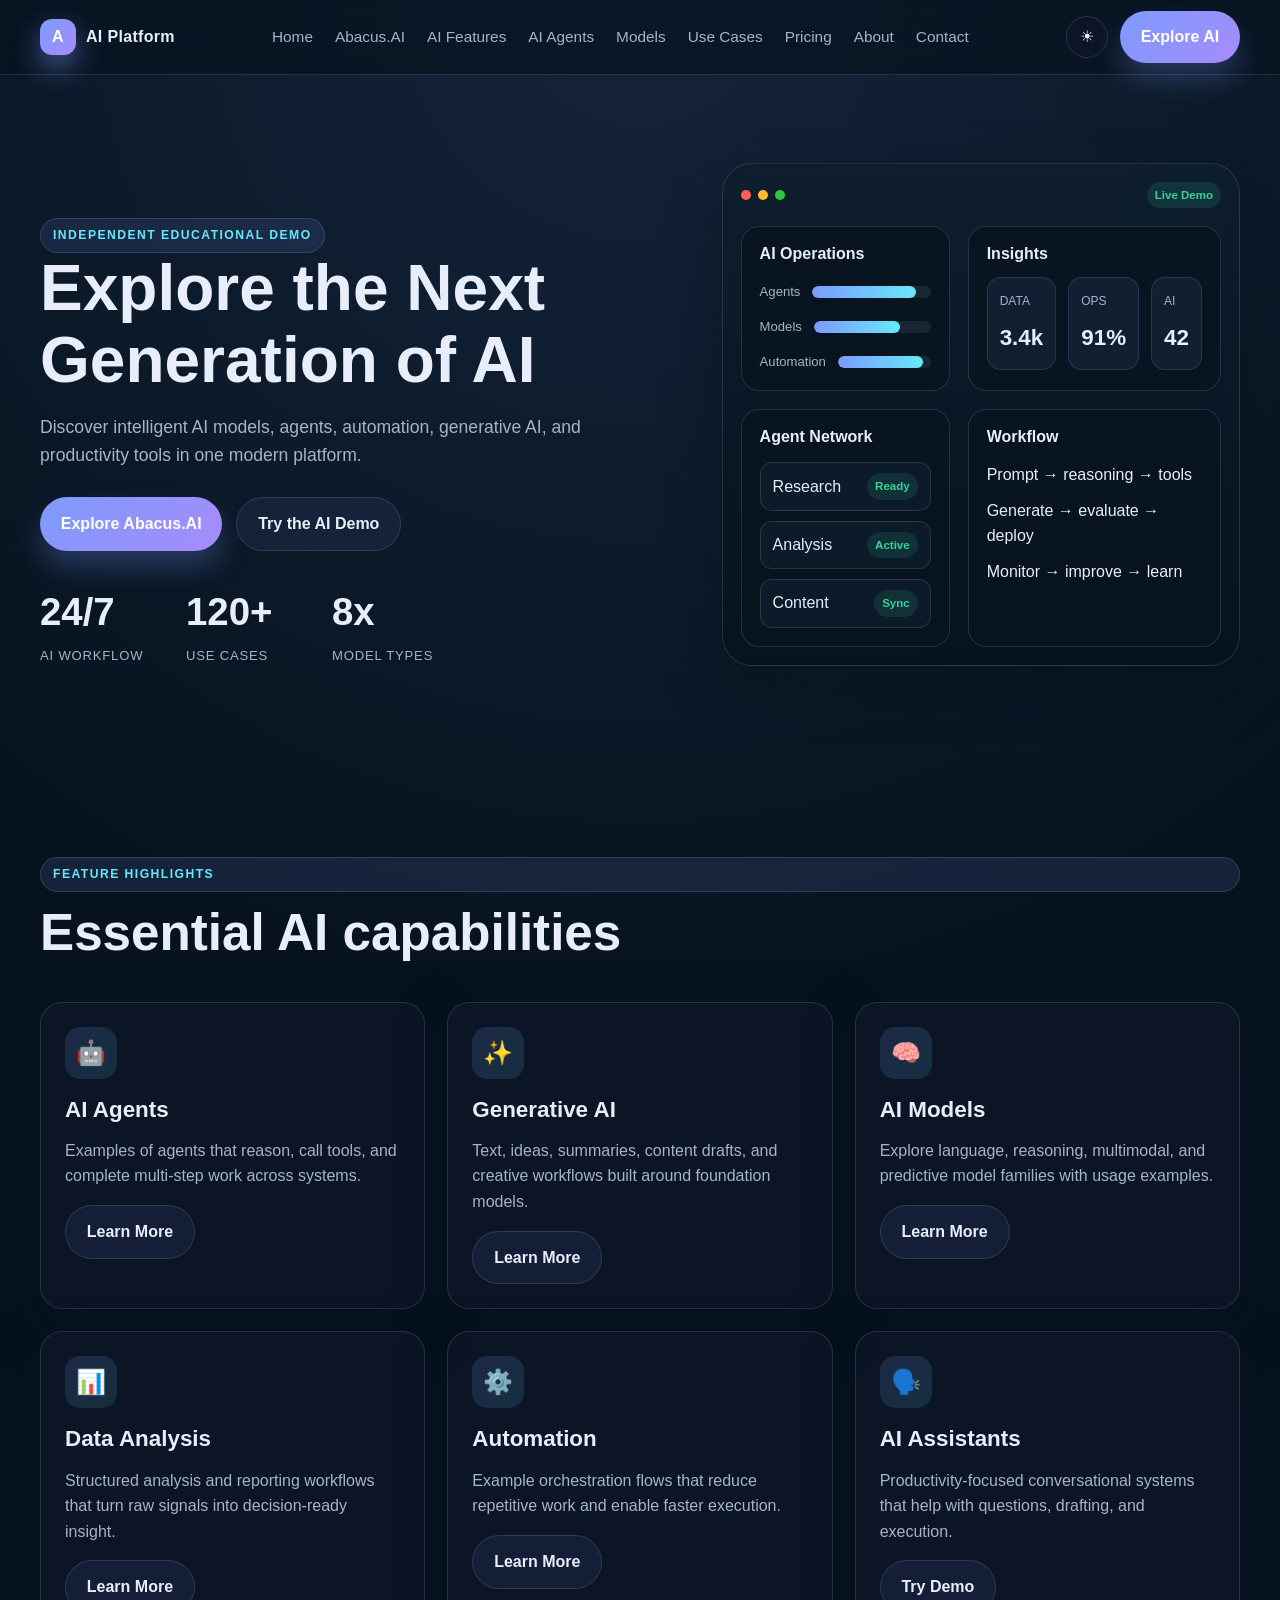
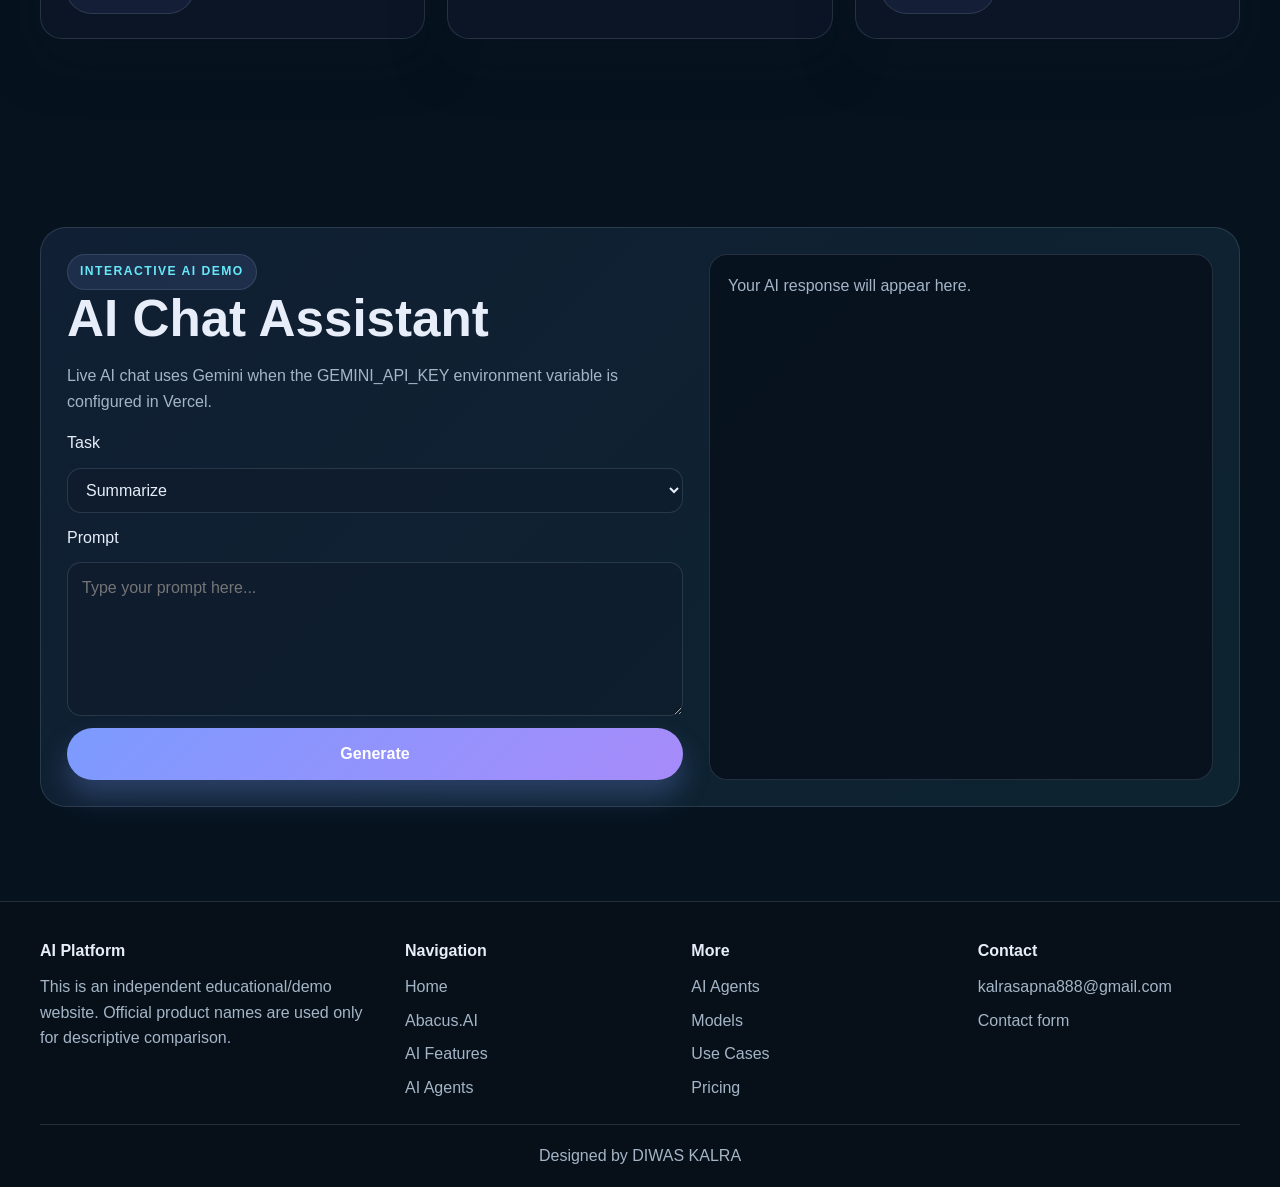
<file: index.html>
<!DOCTYPE html>
<html lang="en">
  <head>
    <meta charset="UTF-8" />
    <meta name="viewport" content="width=device-width, initial-scale=1.0" />
    <meta name="description" content="Independent educational demo website for Abacus.AI, AI agents, models, and AI productivity workflows." />
    <title>AI Platform Showcase</title>
    <link rel="stylesheet" href="styles.css" />
  </head>
  <body>
    <header class="site-header">
      <div class="container topbar">
        <a href="index.html" class="brand" aria-label="Home">
          <span class="brand-mark"></span>
          <span>AI Platform</span>
        </a>
        <nav class="nav" aria-label="Main navigation">
          <a href="index.html">Home</a>
          <a href="abacus.html">Abacus.AI</a>
          <a href="features.html">AI Features</a>
          <a href="agents.html">AI Agents</a>
          <a href="models.html">Models</a>
          <a href="use-cases.html">Use Cases</a>
          <a href="pricing.html">Pricing</a>
          <a href="about.html">About</a>
          <a href="contact.html">Contact</a>
        </nav>
        <div class="nav-actions">
          <button class="theme-toggle" data-theme-toggle aria-label="Toggle theme">☀</button>
          <a href="pricing.html" class="btn btn-primary">Explore AI</a>
          <button class="mobile-toggle" data-mobile-nav aria-label="Open menu">☰</button>
        </div>
      </div>
    </header>

    <main>
      <section class="hero">
        <div class="container hero-grid">
          <div class="hero-copy">
            <span class="small-label">Independent educational demo</span>
            <h1>Explore the Next Generation of AI</h1>
            <p>Discover intelligent AI models, agents, automation, generative AI, and productivity tools in one modern platform.</p>
            <div class="hero-actions">
              <a href="abacus.html" class="btn btn-primary">Explore Abacus.AI</a>
              <a href="#ai-chat-demo" class="btn btn-secondary">Try the AI Demo</a>
            </div>
            <div class="hero-stats">
              <div class="stat">
                <strong data-count="24" data-suffix="/7">0</strong>
                <span>AI Workflow</span>
              </div>
              <div class="stat">
                <strong data-count="120" data-suffix="+">0</strong>
                <span>Use Cases</span>
              </div>
              <div class="stat">
                <strong data-count="8" data-suffix="x">0</strong>
                <span>Model Types</span>
              </div>
            </div>
          </div>
          <div class="dashboard" aria-label="AI dashboard illustration">
            <div class="dashboard-shell">
              <div class="panel-top">
                <div class="dot-row"><span class="dot"></span><span class="dot"></span><span class="dot"></span></div>
                <span class="pill">Live Demo</span>
              </div>
              <div class="dashboard-grid">
                <div class="widget">
                  <h4>AI Operations</h4>
                  <div class="bars">
                    <div class="bar-line"><span>Agents</span><div class="bar-track"><span class="bar-fill" style="width: 88%"></span></div></div>
                    <div class="bar-line"><span>Models</span><div class="bar-track"><span class="bar-fill" style="width: 74%"></span></div></div>
                    <div class="bar-line"><span>Automation</span><div class="bar-track"><span class="bar-fill" style="width: 92%"></span></div></div>
                  </div>
                </div>
                <div class="kpi">
                  <h4>Insights</h4>
                  <div class="kpi-grid">
                    <div class="kpi-box"><div class="label">Data</div><strong>3.4k</strong></div>
                    <div class="kpi-box"><div class="label">Ops</div><strong>91%</strong></div>
                    <div class="kpi-box"><div class="label">AI</div><strong>42</strong></div>
                  </div>
                </div>
                <div class="agent-list">
                  <h4>Agent Network</h4>
                  <ul>
                    <li class="agent-item"><span>Research</span><span class="pill">Ready</span></li>
                    <li class="agent-item"><span>Analysis</span><span class="pill">Active</span></li>
                    <li class="agent-item"><span>Content</span><span class="pill">Sync</span></li>
                  </ul>
                </div>
                <div class="timeline">
                  <h4>Workflow</h4>
                  <ul class="feature-list">
                    <li>Prompt → reasoning → tools</li>
                    <li>Generate → evaluate → deploy</li>
                    <li>Monitor → improve → learn</li>
                  </ul>
                </div>
              </div>
            </div>
          </div>
        </div>
      </section>

      <section id="features" class="section">
        <div class="container">
          <div style="display:grid; gap:12px; margin-bottom:24px;">
            <span class="small-label">Feature Highlights</span>
            <h2>Essential AI capabilities</h2>
          </div>
          <div class="feature-grid">
            <article class="feature-card">
              <div class="feature-icon">🤖</div>
              <h3>AI Agents</h3>
              <p>Examples of agents that reason, call tools, and complete multi-step work across systems.</p>
              <a href="agents.html" class="btn btn-secondary">Learn More</a>
            </article>
            <article class="feature-card">
              <div class="feature-icon">✨</div>
              <h3>Generative AI</h3>
              <p>Text, ideas, summaries, content drafts, and creative workflows built around foundation models.</p>
              <a href="features.html" class="btn btn-secondary">Learn More</a>
            </article>
            <article class="feature-card">
              <div class="feature-icon">🧠</div>
              <h3>AI Models</h3>
              <p>Explore language, reasoning, multimodal, and predictive model families with usage examples.</p>
              <a href="models.html" class="btn btn-secondary">Learn More</a>
            </article>
            <article class="feature-card">
              <div class="feature-icon">📊</div>
              <h3>Data Analysis</h3>
              <p>Structured analysis and reporting workflows that turn raw signals into decision-ready insight.</p>
              <a href="features.html" class="btn btn-secondary">Learn More</a>
            </article>
            <article class="feature-card">
              <div class="feature-icon">⚙️</div>
              <h3>Automation</h3>
              <p>Example orchestration flows that reduce repetitive work and enable faster execution.</p>
              <a href="use-cases.html" class="btn btn-secondary">Learn More</a>
            </article>
            <article class="feature-card">
              <div class="feature-icon">🗣️</div>
              <h3>AI Assistants</h3>
              <p>Productivity-focused conversational systems that help with questions, drafting, and execution.</p>
              <a href="#ai-chat-demo" class="btn btn-secondary">Try Demo</a>
            </article>
          </div>
        </div>
      </section>

      <section id="ai-chat-demo" class="section">
        <div class="container">
          <div class="demo-box">
            <div class="demo-layout">
              <div>
                <span class="small-label">Interactive AI Demo</span>
                <h2>AI Chat Assistant</h2>
                <p>Live AI chat uses Gemini when the GEMINI_API_KEY environment variable is configured in Vercel.</p>
                <div class="demo-controls">
                  <label for="demo-task">Task</label>
                  <select id="demo-task" data-demo-task>
                    <option value="summarize">Summarize</option>
                    <option value="explain">Explain</option>
                    <option value="ideas">Generate ideas</option>
                    <option value="analyze">Analyze data</option>
                    <option value="code">Write code</option>
                    <option value="content">Create content</option>
                    <option value="answer">Answer questions</option>
                  </select>
                  <label for="demo-prompt">Prompt</label>
                  <textarea id="demo-prompt" rows="5" data-demo-prompt placeholder="Type your prompt here..."></textarea>
                  <button class="btn btn-primary" data-generate-demo>Generate</button>
                </div>
              </div>
              <div class="demo-output" data-demo-output">
                <span class="muted">Your AI response will appear here.</span>
              </div>
            </div>
          </div>
        </div>
      </section>
    </main>

    <footer class="footer">
      <div class="container">
        <div class="footer-inner">
          <div>
            <h4>AI Platform</h4>
            <p>This is an independent educational/demo website. Official product names are used only for descriptive comparison.</p>
          </div>
          <div>
            <h4>Navigation</h4>
            <ul>
              <li><a href="index.html">Home</a></li>
              <li><a href="abacus.html">Abacus.AI</a></li>
              <li><a href="features.html">AI Features</a></li>
              <li><a href="agents.html">AI Agents</a></li>
            </ul>
          </div>
          <div>
            <h4>More</h4>
            <ul>
              <li><a href="agents.html">AI Agents</a></li>
              <li><a href="models.html">Models</a></li>
              <li><a href="use-cases.html">Use Cases</a></li>
              <li><a href="pricing.html">Pricing</a></li>
            </ul>
          </div>
          <div>
            <h4>Contact</h4>
            <ul>
              <li><a href="mailto:kalrasapna888@gmail.com">kalrasapna888@gmail.com</a></li>
              <li><a href="contact.html">Contact form</a></li>
            </ul>
          </div>
        </div>
        <div class="footer-bottom">Designed by DIWAS KALRA</div>
      </div>
    </footer>

    <script src="script.js"></script>
  </body>
</html>
</file>
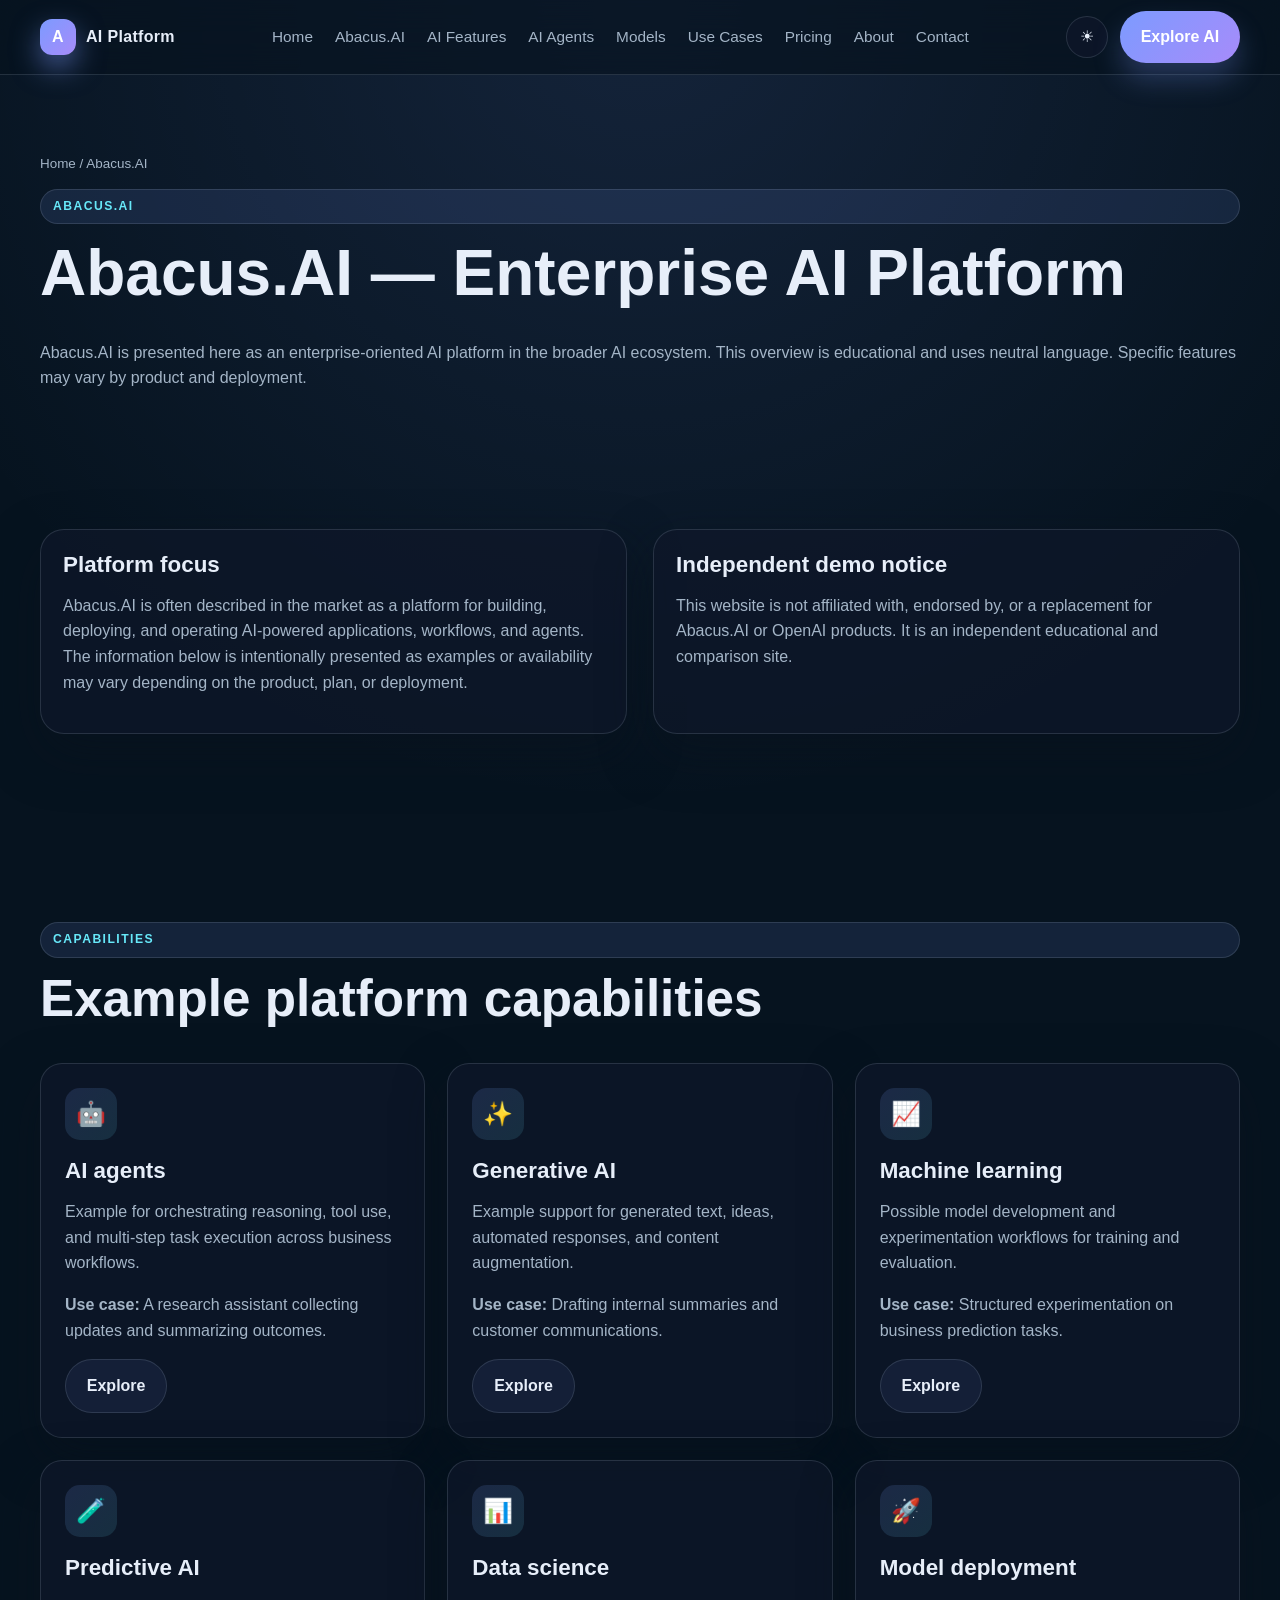
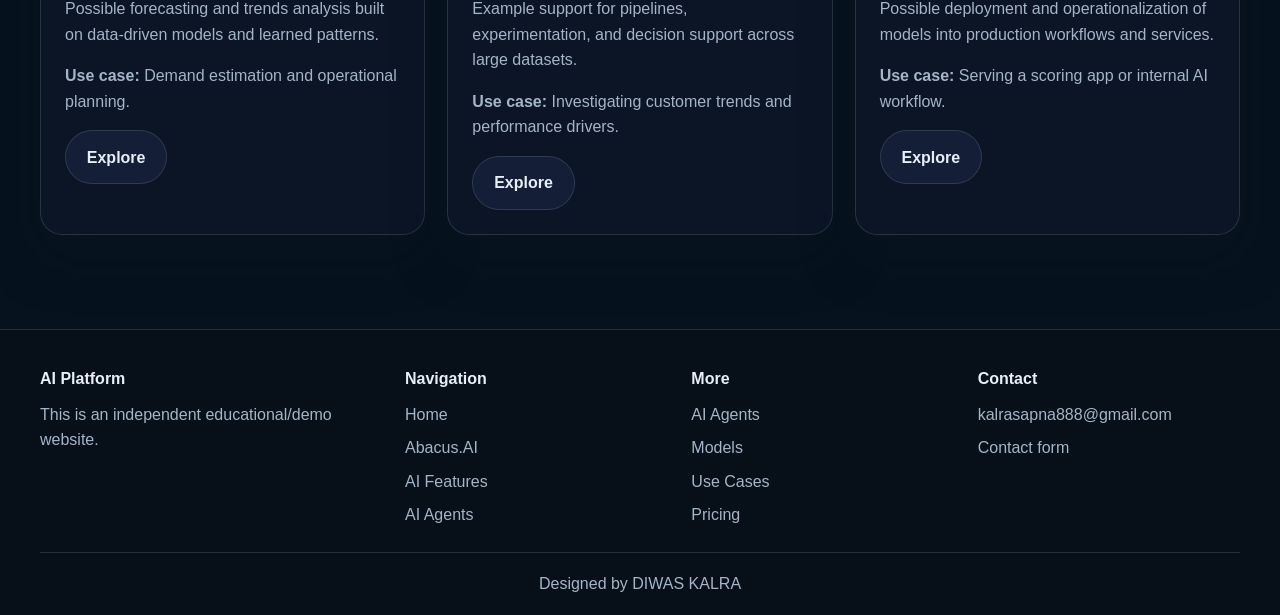
<file: abacus.html>
<!DOCTYPE html>
<html lang="en">
  <head>
    <meta charset="UTF-8" />
    <meta name="viewport" content="width=device-width, initial-scale=1.0" />
    <title>Abacus.AI — Enterprise AI Platform</title>
    <link rel="stylesheet" href="styles.css" />
  </head>
  <body>
    <header class="site-header">
      <div class="container topbar">
        <a href="index.html" class="brand"><span class="brand-mark"></span><span>AI Platform</span></a>
        <nav class="nav" aria-label="Main navigation">
          <a href="index.html">Home</a>
          <a href="abacus.html">Abacus.AI</a>
          <a href="features.html">AI Features</a>
          <a href="agents.html">AI Agents</a>
          <a href="models.html">Models</a>
          <a href="use-cases.html">Use Cases</a>
          <a href="pricing.html">Pricing</a>
          <a href="about.html">About</a>
          <a href="contact.html">Contact</a>
        </nav>
        <div class="nav-actions">
          <button class="theme-toggle" data-theme-toggle aria-label="Toggle theme">☀</button>
          <a href="pricing.html" class="btn btn-primary">Explore AI</a>
          <button class="mobile-toggle" data-mobile-nav aria-label="Open menu">☰</button>
        </div>
      </div>
    </header>

    <main>
      <section class="page-hero">
        <div class="container">
          <div class="breadcrumbs">Home / Abacus.AI</div>
          <span class="small-label">Abacus.AI</span>
          <h1>Abacus.AI — Enterprise AI Platform</h1>
          <p>Abacus.AI is presented here as an enterprise-oriented AI platform in the broader AI ecosystem. This overview is educational and uses neutral language. Specific features may vary by product and deployment.</p>
        </div>
      </section>

      <section class="section">
        <div class="container content-grid">
          <div class="card">
            <h3>Platform focus</h3>
            <p>Abacus.AI is often described in the market as a platform for building, deploying, and operating AI-powered applications, workflows, and agents. The information below is intentionally presented as examples or availability may vary depending on the product, plan, or deployment.</p>
          </div>
          <div class="card">
            <h3>Independent demo notice</h3>
            <p>This website is not affiliated with, endorsed by, or a replacement for Abacus.AI or OpenAI products. It is an independent educational and comparison site.</p>
          </div>
        </div>
      </section>

      <section class="section">
        <div class="container">
          <div style="display:grid; gap:12px; margin-bottom:20px;">
            <span class="small-label">Capabilities</span>
            <h2>Example platform capabilities</h2>
          </div>
          <div class="feature-grid">
            <article class="feature-card">
              <div class="feature-icon">🤖</div>
              <h3>AI agents</h3>
              <p>Example for orchestrating reasoning, tool use, and multi-step task execution across business workflows.</p>
              <p><strong>Use case:</strong> A research assistant collecting updates and summarizing outcomes.</p>
              <a href="agents.html" class="btn btn-secondary">Explore</a>
            </article>
            <article class="feature-card">
              <div class="feature-icon">✨</div>
              <h3>Generative AI</h3>
              <p>Example support for generated text, ideas, automated responses, and content augmentation.</p>
              <p><strong>Use case:</strong> Drafting internal summaries and customer communications.</p>
              <a href="features.html" class="btn btn-secondary">Explore</a>
            </article>
            <article class="feature-card">
              <div class="feature-icon">📈</div>
              <h3>Machine learning</h3>
              <p>Possible model development and experimentation workflows for training and evaluation.</p>
              <p><strong>Use case:</strong> Structured experimentation on business prediction tasks.</p>
              <a href="features.html" class="btn btn-secondary">Explore</a>
            </article>
            <article class="feature-card">
              <div class="feature-icon">🧪</div>
              <h3>Predictive AI</h3>
              <p>Possible forecasting and trends analysis built on data-driven models and learned patterns.</p>
              <p><strong>Use case:</strong> Demand estimation and operational planning.</p>
              <a href="features.html" class="btn btn-secondary">Explore</a>
            </article>
            <article class="feature-card">
              <div class="feature-icon">📊</div>
              <h3>Data science</h3>
              <p>Example support for pipelines, experimentation, and decision support across large datasets.</p>
              <p><strong>Use case:</strong> Investigating customer trends and performance drivers.</p>
              <a href="features.html" class="btn btn-secondary">Explore</a>
            </article>
            <article class="feature-card">
              <div class="feature-icon">🚀</div>
              <h3>Model deployment</h3>
              <p>Possible deployment and operationalization of models into production workflows and services.</p>
              <p><strong>Use case:</strong> Serving a scoring app or internal AI workflow.</p>
              <a href="features.html" class="btn btn-secondary">Explore</a>
            </article>
          </div>
        </div>
      </section>
    </main>

    <footer class="footer">
      <div class="container">
        <div class="footer-inner">
          <div>
            <h4>AI Platform</h4>
            <p>This is an independent educational/demo website.</p>
          </div>
          <div>
            <h4>Navigation</h4>
            <ul>
              <li><a href="index.html">Home</a></li>
              <li><a href="abacus.html">Abacus.AI</a></li>
              <li><a href="features.html">AI Features</a></li>
              <li><a href="agents.html">AI Agents</a></li>
            </ul>
          </div>
          <div>
            <h4>More</h4>
            <ul>
              <li><a href="agents.html">AI Agents</a></li>
              <li><a href="models.html">Models</a></li>
              <li><a href="use-cases.html">Use Cases</a></li>
              <li><a href="pricing.html">Pricing</a></li>
            </ul>
          </div>
          <div>
            <h4>Contact</h4>
            <ul>
              <li><a href="mailto:kalrasapna888@gmail.com">kalrasapna888@gmail.com</a></li>
              <li><a href="contact.html">Contact form</a></li>
            </ul>
          </div>
        </div>
        <div class="footer-bottom">Designed by DIWAS KALRA</div>
      </div>
    </footer>

    <script src="script.js"></script>
  </body>
</html>
</file>
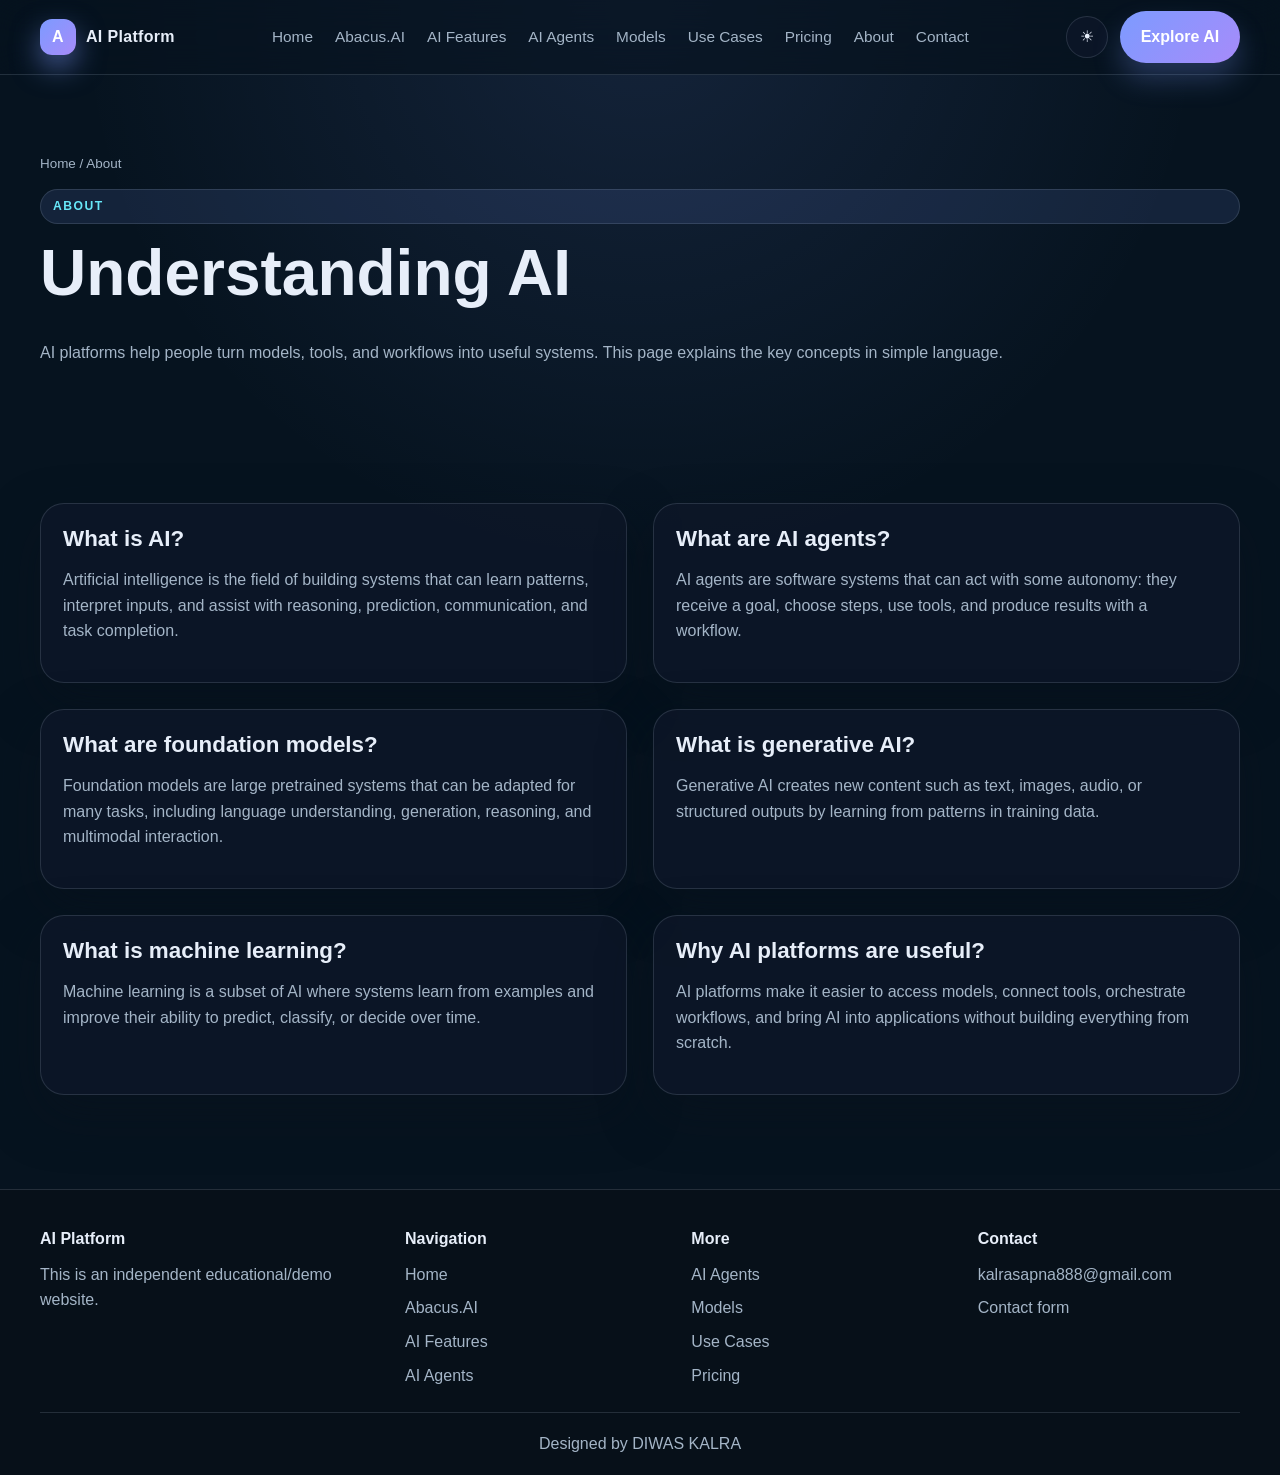
<file: about.html>
<!DOCTYPE html>
<html lang="en">
  <head>
    <meta charset="UTF-8" />
    <meta name="viewport" content="width=device-width, initial-scale=1.0" />
    <title>About AI</title>
    <link rel="stylesheet" href="styles.css" />
  </head>
  <body>
    <header class="site-header">
      <div class="container topbar">
        <a href="index.html" class="brand"><span class="brand-mark"></span><span>AI Platform</span></a>
        <nav class="nav" aria-label="Main navigation">
          <a href="index.html">Home</a>
          <a href="abacus.html">Abacus.AI</a>
          <a href="features.html">AI Features</a>
          <a href="agents.html">AI Agents</a>
          <a href="models.html">Models</a>
          <a href="use-cases.html">Use Cases</a>
          <a href="pricing.html">Pricing</a>
          <a href="about.html">About</a>
          <a href="contact.html">Contact</a>
        </nav>
        <div class="nav-actions">
          <button class="theme-toggle" data-theme-toggle aria-label="Toggle theme">☀</button>
          <a href="pricing.html" class="btn btn-primary">Explore AI</a>
          <button class="mobile-toggle" data-mobile-nav aria-label="Open menu">☰</button>
        </div>
      </div>
    </header>

    <main>
      <section class="page-hero">
        <div class="container">
          <div class="breadcrumbs">Home / About</div>
          <span class="small-label">About</span>
          <h1>Understanding AI</h1>
          <p>AI platforms help people turn models, tools, and workflows into useful systems. This page explains the key concepts in simple language.</p>
        </div>
      </section>

      <section class="section">
        <div class="container content-grid">
          <div class="card">
            <h3>What is AI?</h3>
            <p>Artificial intelligence is the field of building systems that can learn patterns, interpret inputs, and assist with reasoning, prediction, communication, and task completion.</p>
          </div>
          <div class="card">
            <h3>What are AI agents?</h3>
            <p>AI agents are software systems that can act with some autonomy: they receive a goal, choose steps, use tools, and produce results with a workflow.</p>
          </div>
          <div class="card">
            <h3>What are foundation models?</h3>
            <p>Foundation models are large pretrained systems that can be adapted for many tasks, including language understanding, generation, reasoning, and multimodal interaction.</p>
          </div>
          <div class="card">
            <h3>What is generative AI?</h3>
            <p>Generative AI creates new content such as text, images, audio, or structured outputs by learning from patterns in training data.</p>
          </div>
          <div class="card">
            <h3>What is machine learning?</h3>
            <p>Machine learning is a subset of AI where systems learn from examples and improve their ability to predict, classify, or decide over time.</p>
          </div>
          <div class="card">
            <h3>Why AI platforms are useful?</h3>
            <p>AI platforms make it easier to access models, connect tools, orchestrate workflows, and bring AI into applications without building everything from scratch.</p>
          </div>
        </div>
      </section>
    </main>

    <footer class="footer">
      <div class="container">
        <div class="footer-inner">
          <div>
            <h4>AI Platform</h4>
            <p>This is an independent educational/demo website.</p>
          </div>
          <div>
            <h4>Navigation</h4>
            <ul>
              <li><a href="index.html">Home</a></li>
              <li><a href="abacus.html">Abacus.AI</a></li>
              <li><a href="features.html">AI Features</a></li>
              <li><a href="agents.html">AI Agents</a></li>
            </ul>
          </div>
          <div>
            <h4>More</h4>
            <ul>
              <li><a href="agents.html">AI Agents</a></li>
              <li><a href="models.html">Models</a></li>
              <li><a href="use-cases.html">Use Cases</a></li>
              <li><a href="pricing.html">Pricing</a></li>
            </ul>
          </div>
          <div>
            <h4>Contact</h4>
            <ul>
              <li><a href="mailto:kalrasapna888@gmail.com">kalrasapna888@gmail.com</a></li>
              <li><a href="contact.html">Contact form</a></li>
            </ul>
          </div>
        </div>
        <div class="footer-bottom">Designed by DIWAS KALRA</div>
      </div>
    </footer>

    <script src="script.js"></script>
  </body>
</html>
</file>
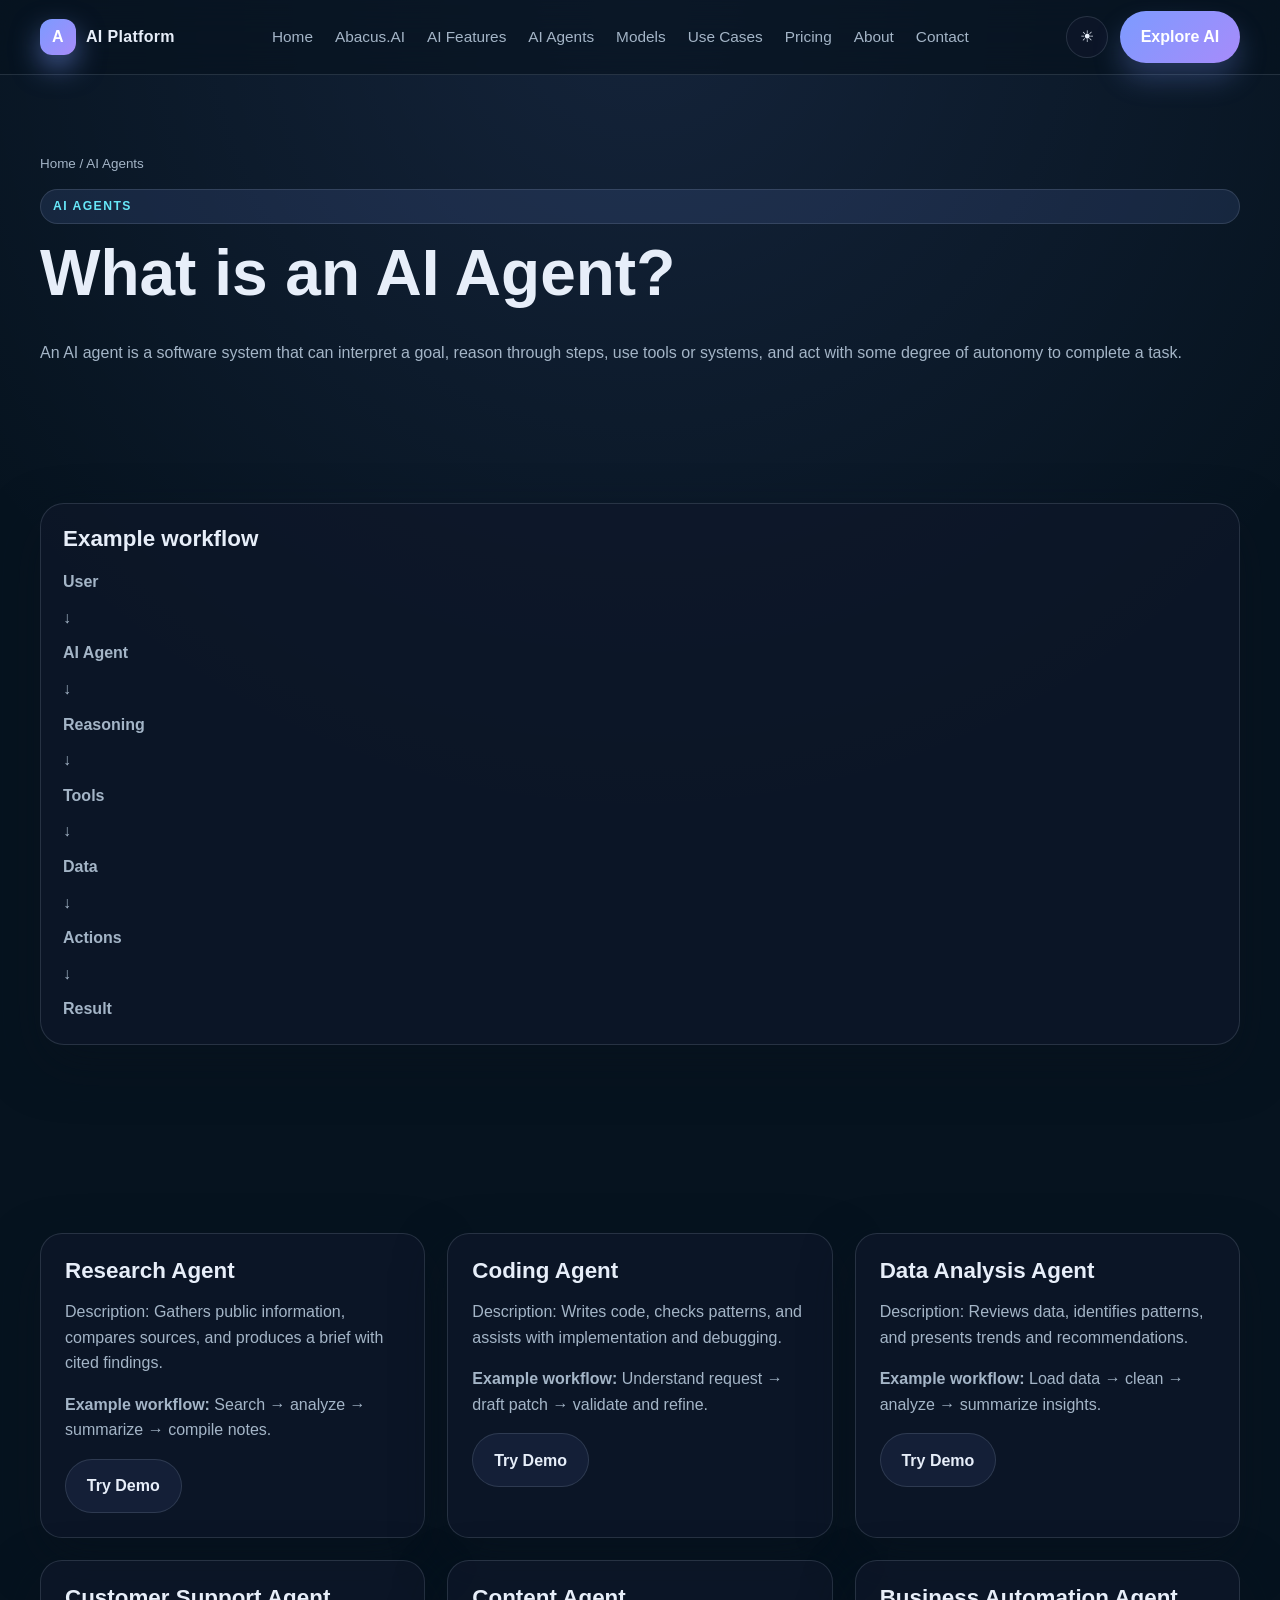
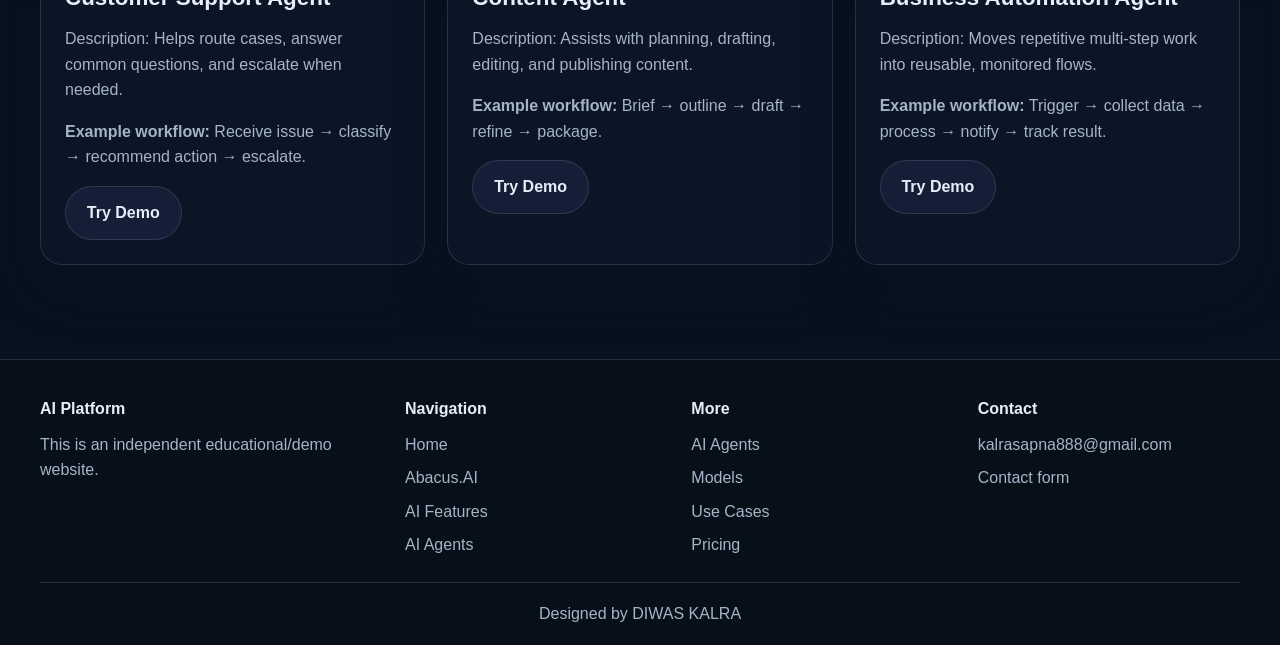
<file: agents.html>
<!DOCTYPE html>
<html lang="en">
  <head>
    <meta charset="UTF-8" />
    <meta name="viewport" content="width=device-width, initial-scale=1.0" />
    <title>AI Agents</title>
    <link rel="stylesheet" href="styles.css" />
  </head>
  <body>
    <header class="site-header">
      <div class="container topbar">
        <a href="index.html" class="brand"><span class="brand-mark"></span><span>AI Platform</span></a>
        <nav class="nav" aria-label="Main navigation">
          <a href="index.html">Home</a>
          <a href="abacus.html">Abacus.AI</a>
          <a href="features.html">AI Features</a>
          <a href="agents.html">AI Agents</a>
          <a href="models.html">Models</a>
          <a href="use-cases.html">Use Cases</a>
          <a href="pricing.html">Pricing</a>
          <a href="about.html">About</a>
          <a href="contact.html">Contact</a>
        </nav>
        <div class="nav-actions">
          <button class="theme-toggle" data-theme-toggle aria-label="Toggle theme">☀</button>
          <a href="pricing.html" class="btn btn-primary">Explore AI</a>
          <button class="mobile-toggle" data-mobile-nav aria-label="Open menu">☰</button>
        </div>
      </div>
    </header>

    <main>
      <section class="page-hero">
        <div class="container">
          <div class="breadcrumbs">Home / AI Agents</div>
          <span class="small-label">AI Agents</span>
          <h1>What is an AI Agent?</h1>
          <p>An AI agent is a software system that can interpret a goal, reason through steps, use tools or systems, and act with some degree of autonomy to complete a task.</p>
        </div>
      </section>

      <section class="section">
        <div class="container">
          <div class="card">
            <h3>Example workflow</h3>
            <div style="display:grid; gap:10px; font-weight:600; color:var(--text-soft); margin-top:18px;">
              <div>User</div>
              <div>↓</div>
              <div>AI Agent</div>
              <div>↓</div>
              <div>Reasoning</div>
              <div>↓</div>
              <div>Tools</div>
              <div>↓</div>
              <div>Data</div>
              <div>↓</div>
              <div>Actions</div>
              <div>↓</div>
              <div>Result</div>
            </div>
          </div>
        </div>
      </section>

      <section class="section">
        <div class="container">
          <div class="agent-grid">
            <article class="agent-card">
              <h3>Research Agent</h3>
              <p>Description: Gathers public information, compares sources, and produces a brief with cited findings.</p>
              <p><strong>Example workflow:</strong> Search → analyze → summarize → compile notes.</p>
              <button class="btn btn-secondary" data-demo-button>Try Demo</button>
            </article>
            <article class="agent-card">
              <h3>Coding Agent</h3>
              <p>Description: Writes code, checks patterns, and assists with implementation and debugging.</p>
              <p><strong>Example workflow:</strong> Understand request → draft patch → validate and refine.</p>
              <button class="btn btn-secondary" data-demo-button>Try Demo</button>
            </article>
            <article class="agent-card">
              <h3>Data Analysis Agent</h3>
              <p>Description: Reviews data, identifies patterns, and presents trends and recommendations.</p>
              <p><strong>Example workflow:</strong> Load data → clean → analyze → summarize insights.</p>
              <button class="btn btn-secondary" data-demo-button>Try Demo</button>
            </article>
            <article class="agent-card">
              <h3>Customer Support Agent</h3>
              <p>Description: Helps route cases, answer common questions, and escalate when needed.</p>
              <p><strong>Example workflow:</strong> Receive issue → classify → recommend action → escalate.</p>
              <button class="btn btn-secondary" data-demo-button>Try Demo</button>
            </article>
            <article class="agent-card">
              <h3>Content Agent</h3>
              <p>Description: Assists with planning, drafting, editing, and publishing content.</p>
              <p><strong>Example workflow:</strong> Brief → outline → draft → refine → package.</p>
              <button class="btn btn-secondary" data-demo-button>Try Demo</button>
            </article>
            <article class="agent-card">
              <h3>Business Automation Agent</h3>
              <p>Description: Moves repetitive multi-step work into reusable, monitored flows.</p>
              <p><strong>Example workflow:</strong> Trigger → collect data → process → notify → track result.</p>
              <button class="btn btn-secondary">Try Demo</button>
            </article>
          </div>
        </div>
      </section>
    </main>

    <footer class="footer">
      <div class="container">
        <div class="footer-inner">
          <div>
            <h4>AI Platform</h4>
            <p>This is an independent educational/demo website.</p>
          </div>
          <div>
            <h4>Navigation</h4>
            <ul>
              <li><a href="index.html">Home</a></li>
              <li><a href="abacus.html">Abacus.AI</a></li>
              <li><a href="features.html">AI Features</a></li>
              <li><a href="agents.html">AI Agents</a></li>
            </ul>
          </div>
          <div>
            <h4>More</h4>
            <ul>
              <li><a href="agents.html">AI Agents</a></li>
              <li><a href="models.html">Models</a></li>
              <li><a href="use-cases.html">Use Cases</a></li>
              <li><a href="pricing.html">Pricing</a></li>
            </ul>
          </div>
          <div>
            <h4>Contact</h4>
            <ul>
              <li><a href="mailto:kalrasapna888@gmail.com">kalrasapna888@gmail.com</a></li>
              <li><a href="contact.html">Contact form</a></li>
            </ul>
          </div>
        </div>
        <div class="footer-bottom">Designed by DIWAS KALRA</div>
      </div>
    </footer>

    <script src="script.js"></script>
  </body>
</html>
</file>
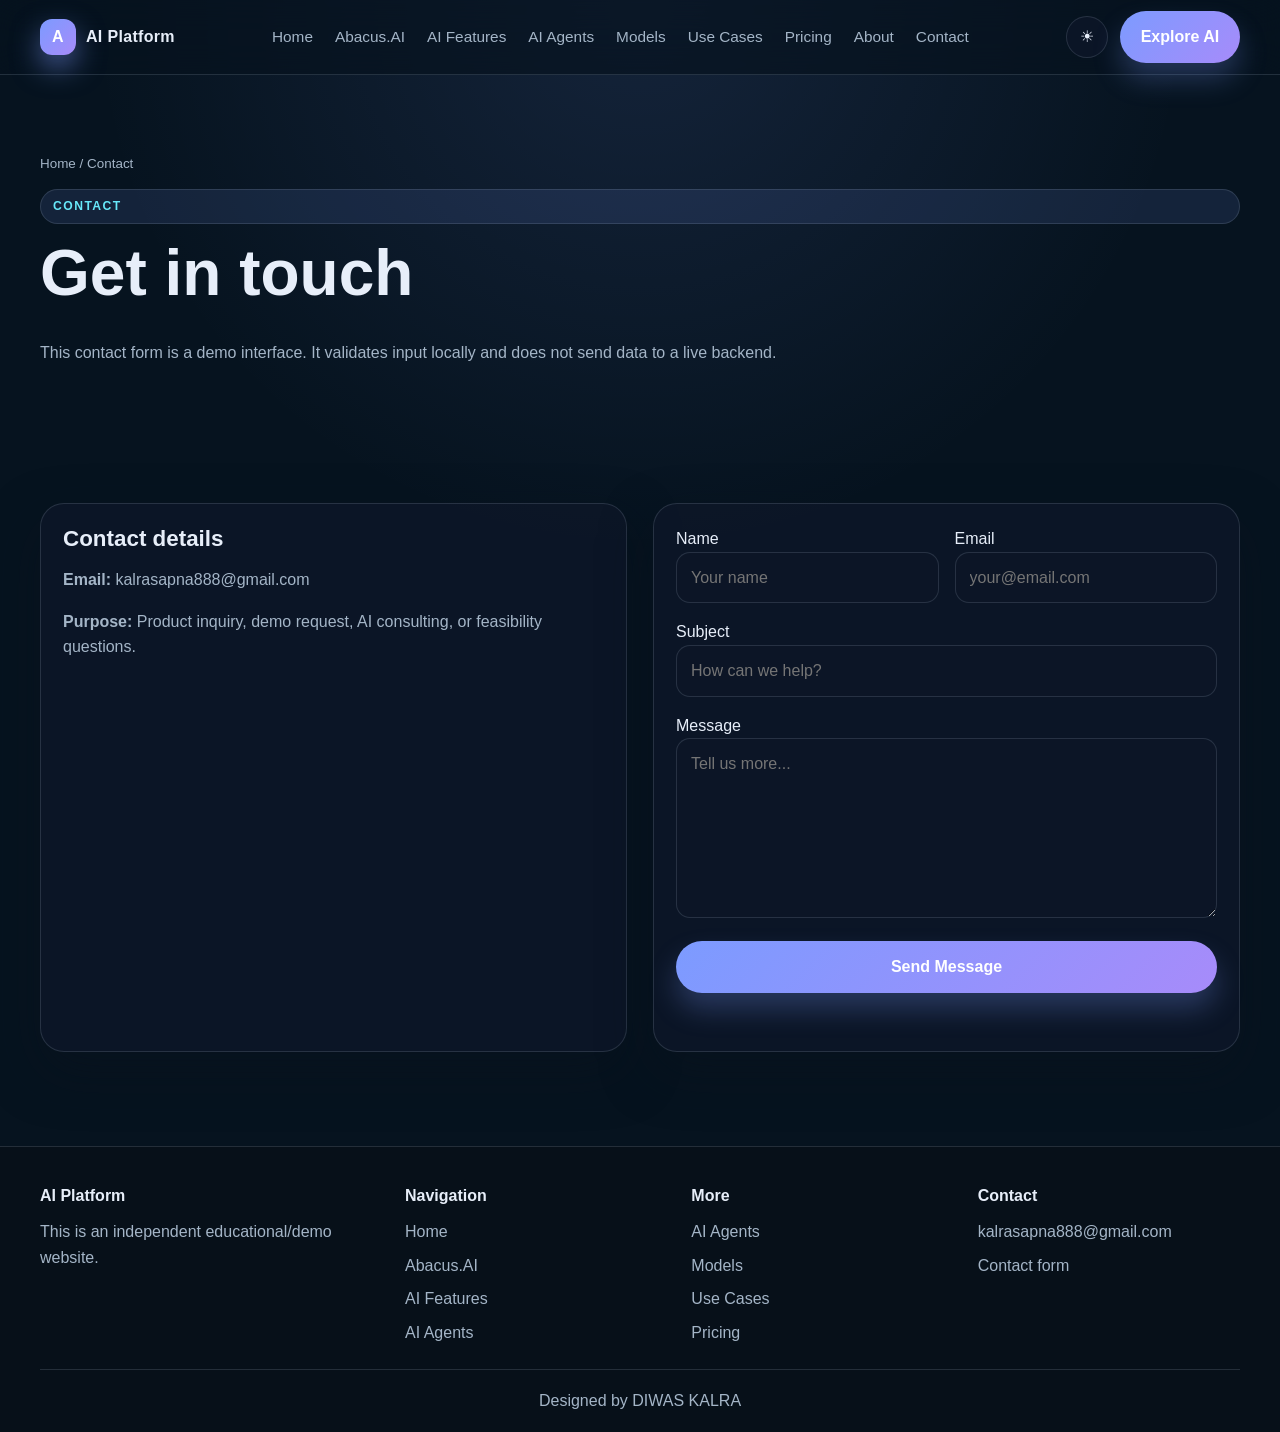
<file: contact.html>
<!DOCTYPE html>
<html lang="en">
  <head>
    <meta charset="UTF-8" />
    <meta name="viewport" content="width=device-width, initial-scale=1.0" />
    <title>Contact</title>
    <link rel="stylesheet" href="styles.css" />
  </head>
  <body>
    <header class="site-header">
      <div class="container topbar">
        <a href="index.html" class="brand"><span class="brand-mark"></span><span>AI Platform</span></a>
        <nav class="nav" aria-label="Main navigation">
          <a href="index.html">Home</a>
          <a href="abacus.html">Abacus.AI</a>
          <a href="features.html">AI Features</a>
          <a href="agents.html">AI Agents</a>
          <a href="models.html">Models</a>
          <a href="use-cases.html">Use Cases</a>
          <a href="pricing.html">Pricing</a>
          <a href="about.html">About</a>
          <a href="contact.html">Contact</a>
        </nav>
        <div class="nav-actions">
          <button class="theme-toggle" data-theme-toggle aria-label="Toggle theme">☀</button>
          <a href="pricing.html" class="btn btn-primary">Explore AI</a>
          <button class="mobile-toggle" data-mobile-nav aria-label="Open menu">☰</button>
        </div>
      </div>
    </header>

    <main>
      <section class="page-hero">
        <div class="container">
          <div class="breadcrumbs">Home / Contact</div>
          <span class="small-label">Contact</span>
          <h1>Get in touch</h1>
          <p>This contact form is a demo interface. It validates input locally and does not send data to a live backend.</p>
        </div>
      </section>

      <section class="section">
        <div class="container content-grid">
          <div class="card">
            <h3>Contact details</h3>
            <p><strong>Email:</strong> <a href="mailto:kalrasapna888@gmail.com">kalrasapna888@gmail.com</a></p>
            <p><strong>Purpose:</strong> Product inquiry, demo request, AI consulting, or feasibility questions.</p>
          </div>
          <div class="card">
            <form class="contact-form" data-contact-form>
              <div class="form-row">
                <div>
                  <label for="name">Name</label>
                  <input id="name" name="name" type="text" placeholder="Your name" />
                </div>
                <div>
                  <label for="email">Email</label>
                  <input id="email" name="email" type="email" placeholder="your@email.com" />
                </div>
              </div>
              <div>
                <label for="subject">Subject</label>
                <input id="subject" name="subject" type="text" placeholder="How can we help?" />
              </div>
              <div>
                <label for="message">Message</label>
                <textarea id="message" name="message" rows="6" placeholder="Tell us more..."></textarea>
              </div>
              <button type="submit" class="btn btn-primary">Send Message</button>
              <div class="form-status" aria-live="polite"></div>
            </form>
          </div>
        </div>
      </section>
    </main>

    <footer class="footer">
      <div class="container">
        <div class="footer-inner">
          <div>
            <h4>AI Platform</h4>
            <p>This is an independent educational/demo website.</p>
          </div>
          <div>
            <h4>Navigation</h4>
            <ul>
              <li><a href="index.html">Home</a></li>
              <li><a href="abacus.html">Abacus.AI</a></li>
              <li><a href="features.html">AI Features</a></li>
              <li><a href="agents.html">AI Agents</a></li>
            </ul>
          </div>
          <div>
            <h4>More</h4>
            <ul>
              <li><a href="agents.html">AI Agents</a></li>
              <li><a href="models.html">Models</a></li>
              <li><a href="use-cases.html">Use Cases</a></li>
              <li><a href="pricing.html">Pricing</a></li>
            </ul>
          </div>
          <div>
            <h4>Contact</h4>
            <ul>
              <li><a href="mailto:kalrasapna888@gmail.com">kalrasapna888@gmail.com</a></li>
              <li><a href="contact.html">Contact form</a></li>
            </ul>
          </div>
        </div>
        <div class="footer-bottom">Designed by DIWAS KALRA</div>
      </div>
    </footer>

    <script src="script.js"></script>
  </body>
</html>
</file>
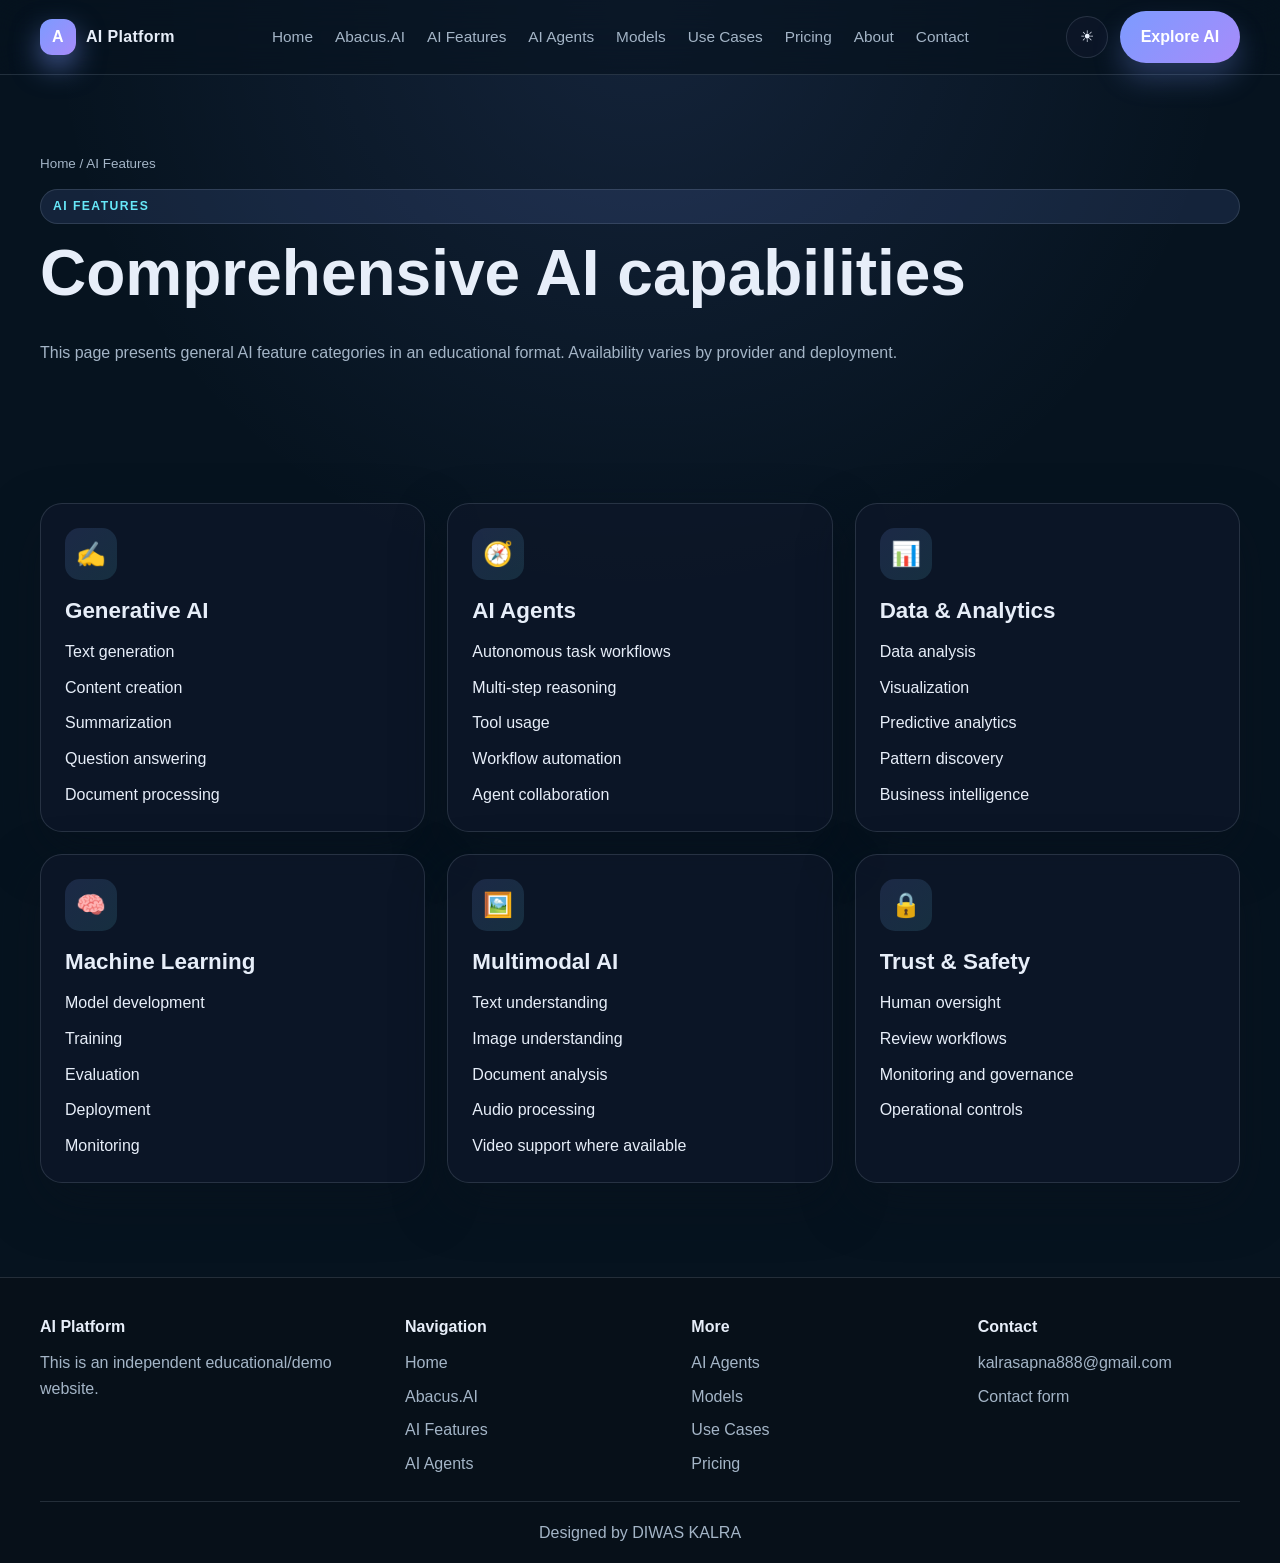
<file: features.html>
<!DOCTYPE html>
<html lang="en">
  <head>
    <meta charset="UTF-8" />
    <meta name="viewport" content="width=device-width, initial-scale=1.0" />
    <title>AI Features</title>
    <link rel="stylesheet" href="styles.css" />
  </head>
  <body>
    <header class="site-header">
      <div class="container topbar">
        <a href="index.html" class="brand"><span class="brand-mark"></span><span>AI Platform</span></a>
        <nav class="nav" aria-label="Main navigation">
          <a href="index.html">Home</a>
          <a href="abacus.html">Abacus.AI</a>
          <a href="features.html">AI Features</a>
          <a href="agents.html">AI Agents</a>
          <a href="models.html">Models</a>
          <a href="use-cases.html">Use Cases</a>
          <a href="pricing.html">Pricing</a>
          <a href="about.html">About</a>
          <a href="contact.html">Contact</a>
        </nav>
        <div class="nav-actions">
          <button class="theme-toggle" data-theme-toggle aria-label="Toggle theme">☀</button>
          <a href="pricing.html" class="btn btn-primary">Explore AI</a>
          <button class="mobile-toggle" data-mobile-nav aria-label="Open menu">☰</button>
        </div>
      </div>
    </header>

    <main>
      <section class="page-hero">
        <div class="container">
          <div class="breadcrumbs">Home / AI Features</div>
          <span class="small-label">AI Features</span>
          <h1>Comprehensive AI capabilities</h1>
          <p>This page presents general AI feature categories in an educational format. Availability varies by provider and deployment.</p>
        </div>
      </section>

      <section class="section">
        <div class="container">
          <div class="feature-grid">
            <article class="feature-card">
              <div class="feature-icon">✍️</div>
              <h3>Generative AI</h3>
              <ul class="feature-list">
                <li>Text generation</li>
                <li>Content creation</li>
                <li>Summarization</li>
                <li>Question answering</li>
                <li>Document processing</li>
              </ul>
            </article>
            <article class="feature-card">
              <div class="feature-icon">🧭</div>
              <h3>AI Agents</h3>
              <ul class="feature-list">
                <li>Autonomous task workflows</li>
                <li>Multi-step reasoning</li>
                <li>Tool usage</li>
                <li>Workflow automation</li>
                <li>Agent collaboration</li>
              </ul>
            </article>
            <article class="feature-card">
              <div class="feature-icon">📊</div>
              <h3>Data & Analytics</h3>
              <ul class="feature-list">
                <li>Data analysis</li>
                <li>Visualization</li>
                <li>Predictive analytics</li>
                <li>Pattern discovery</li>
                <li>Business intelligence</li>
              </ul>
            </article>
            <article class="feature-card">
              <div class="feature-icon">🧠</div>
              <h3>Machine Learning</h3>
              <ul class="feature-list">
                <li>Model development</li>
                <li>Training</li>
                <li>Evaluation</li>
                <li>Deployment</li>
                <li>Monitoring</li>
              </ul>
            </article>
            <article class="feature-card">
              <div class="feature-icon">🖼️</div>
              <h3>Multimodal AI</h3>
              <ul class="feature-list">
                <li>Text understanding</li>
                <li>Image understanding</li>
                <li>Document analysis</li>
                <li>Audio processing</li>
                <li>Video support where available</li>
              </ul>
            </article>
            <article class="feature-card">
              <div class="feature-icon">🔒</div>
              <h3>Trust & Safety</h3>
              <ul class="feature-list">
                <li>Human oversight</li>
                <li>Review workflows</li>
                <li>Monitoring and governance</li>
                <li>Operational controls</li>
              </ul>
            </article>
          </div>
        </div>
      </section>
    </main>

    <footer class="footer">
      <div class="container">
        <div class="footer-inner">
          <div>
            <h4>AI Platform</h4>
            <p>This is an independent educational/demo website.</p>
          </div>
          <div>
            <h4>Navigation</h4>
            <ul>
              <li><a href="index.html">Home</a></li>
              <li><a href="abacus.html">Abacus.AI</a></li>
              <li><a href="features.html">AI Features</a></li>
              <li><a href="agents.html">AI Agents</a></li>
            </ul>
          </div>
          <div>
            <h4>More</h4>
            <ul>
              <li><a href="agents.html">AI Agents</a></li>
              <li><a href="models.html">Models</a></li>
              <li><a href="use-cases.html">Use Cases</a></li>
              <li><a href="pricing.html">Pricing</a></li>
            </ul>
          </div>
          <div>
            <h4>Contact</h4>
            <ul>
              <li><a href="mailto:kalrasapna888@gmail.com">kalrasapna888@gmail.com</a></li>
              <li><a href="contact.html">Contact form</a></li>
            </ul>
          </div>
        </div>
        <div class="footer-bottom">Designed by DIWAS KALRA</div>
      </div>
    </footer>

    <script src="script.js"></script>
  </body>
</html>
</file>
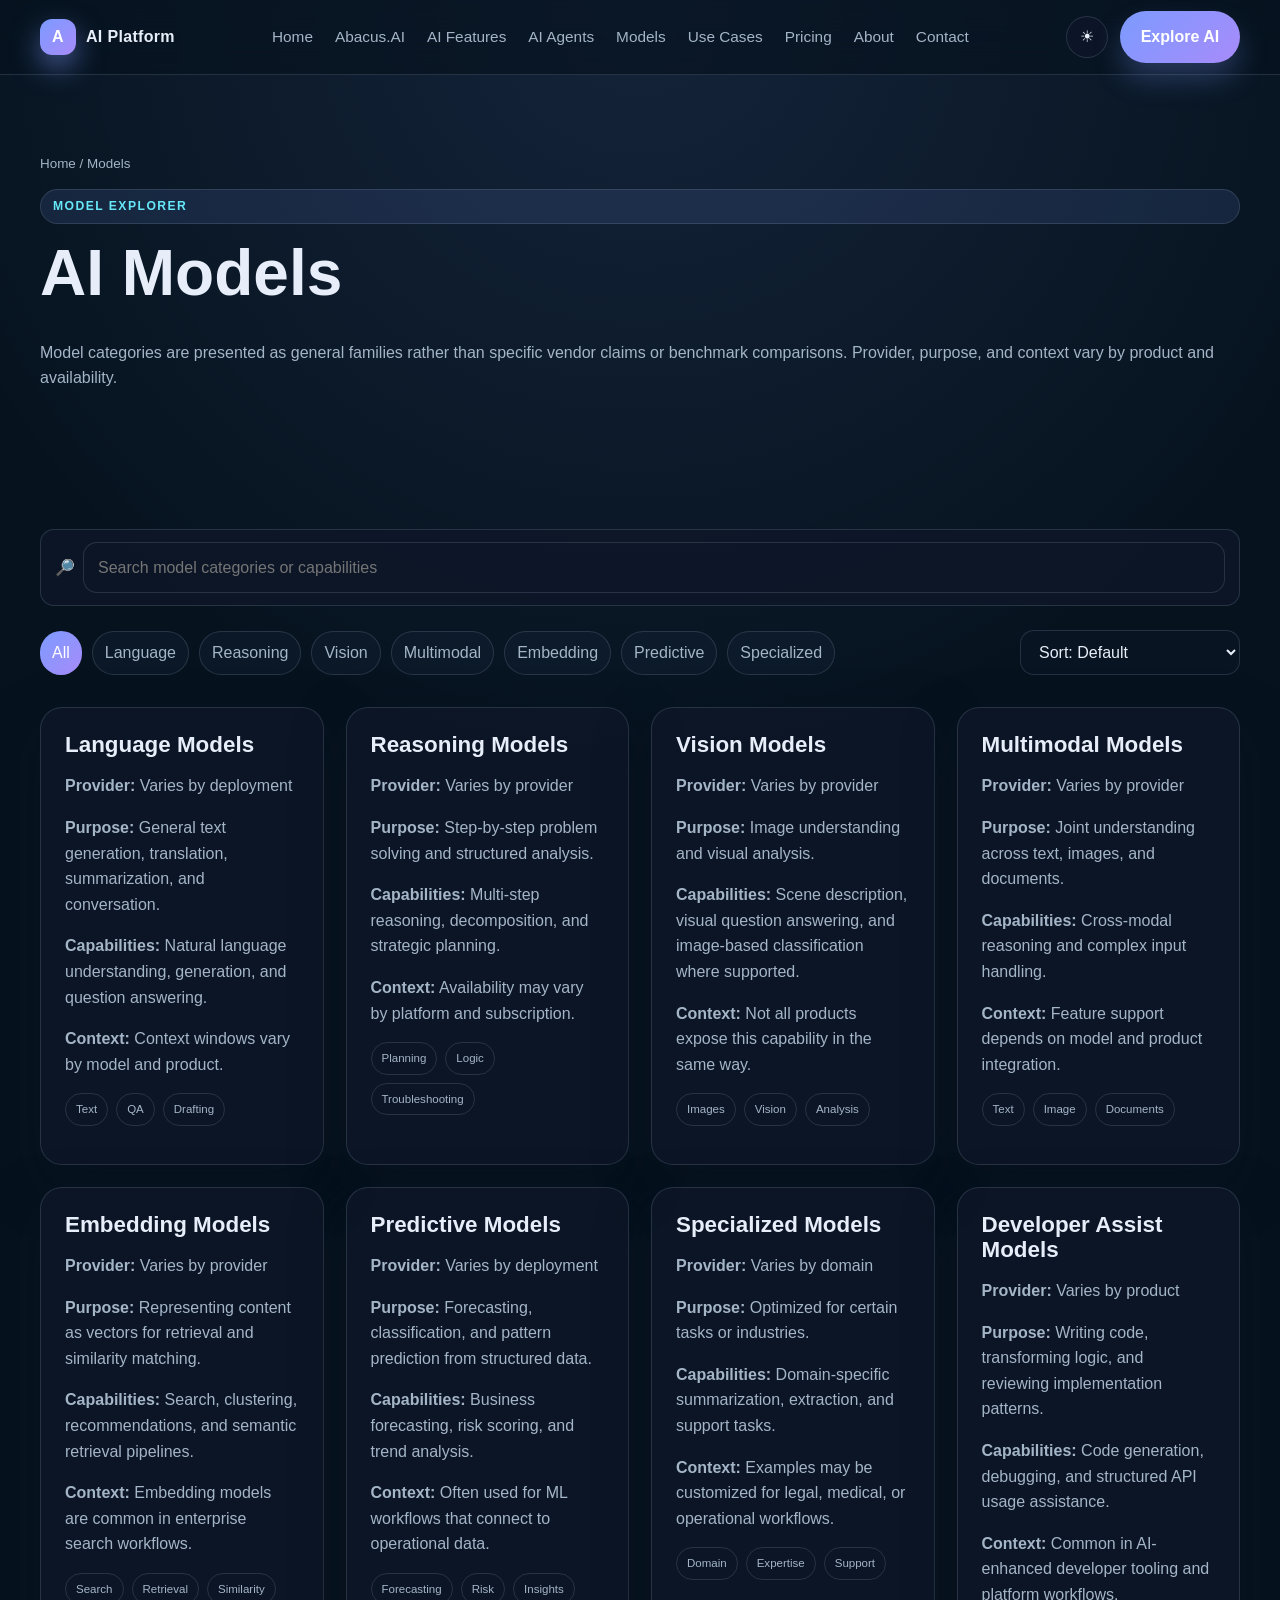
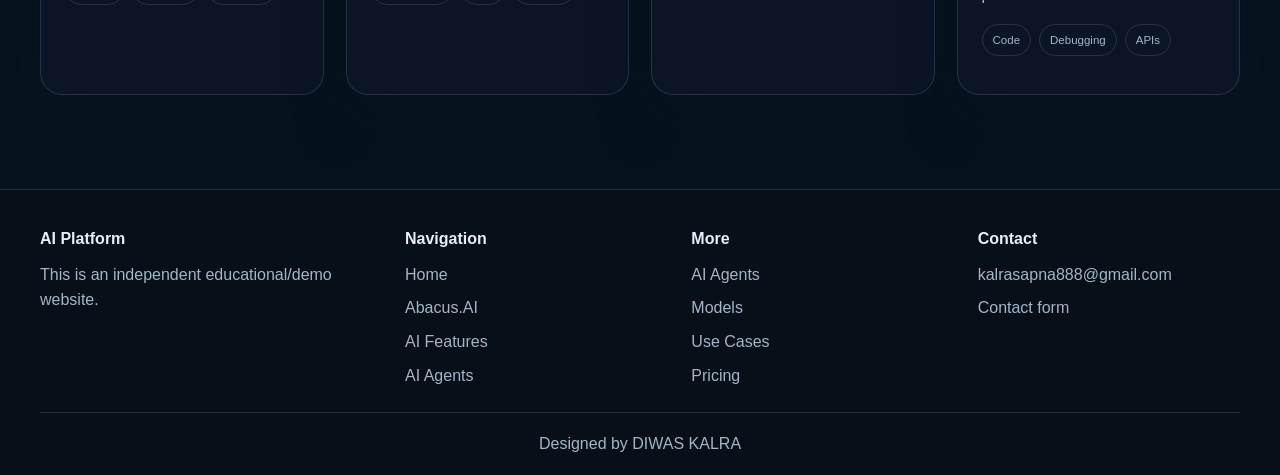
<file: models.html>
<!DOCTYPE html>
<html lang="en">
  <head>
    <meta charset="UTF-8" />
    <meta name="viewport" content="width=device-width, initial-scale=1.0" />
    <title>AI Models</title>
    <link rel="stylesheet" href="styles.css" />
  </head>
  <body>
    <header class="site-header">
      <div class="container topbar">
        <a href="index.html" class="brand"><span class="brand-mark"></span><span>AI Platform</span></a>
        <nav class="nav" aria-label="Main navigation">
          <a href="index.html">Home</a>
          <a href="abacus.html">Abacus.AI</a>
          <a href="features.html">AI Features</a>
          <a href="agents.html">AI Agents</a>
          <a href="models.html">Models</a>
          <a href="use-cases.html">Use Cases</a>
          <a href="pricing.html">Pricing</a>
          <a href="about.html">About</a>
          <a href="contact.html">Contact</a>
        </nav>
        <div class="nav-actions">
          <button class="theme-toggle" data-theme-toggle aria-label="Toggle theme">☀</button>
          <a href="pricing.html" class="btn btn-primary">Explore AI</a>
          <button class="mobile-toggle" data-mobile-nav aria-label="Open menu">☰</button>
        </div>
      </div>
    </header>

    <main>
      <section class="page-hero">
        <div class="container">
          <div class="breadcrumbs">Home / Models</div>
          <span class="small-label">Model Explorer</span>
          <h1>AI Models</h1>
          <p>Model categories are presented as general families rather than specific vendor claims or benchmark comparisons. Provider, purpose, and context vary by product and availability.</p>
        </div>
      </section>

      <section class="section">
        <div class="container">
          <div class="search-box">
            <span>🔎</span>
            <input type="text" placeholder="Search model categories or capabilities" data-search-input />
          </div>
          <div class="filter-controls" style="justify-content:space-between; align-items:center;">
            <div style="display:flex; flex-wrap:wrap; gap:10px;">
              <button class="filter-btn active" data-filter="all">All</button>
              <button class="filter-btn" data-filter="language">Language</button>
              <button class="filter-btn" data-filter="reasoning">Reasoning</button>
              <button class="filter-btn" data-filter="vision">Vision</button>
              <button class="filter-btn" data-filter="multimodal">Multimodal</button>
              <button class="filter-btn" data-filter="embedding">Embedding</button>
              <button class="filter-btn" data-filter="predictive">Predictive</button>
              <button class="filter-btn" data-filter="specialized">Specialized</button>
            </div>
            <select data-sort-select aria-label="Sort models" style="max-width:220px;">
              <option value="default">Sort: Default</option>
              <option value="name-asc">Name: A–Z</option>
              <option value="name-desc">Name: Z–A</option>
            </select>
          </div>

          <div class="model-grid">
            <article class="model-card" data-category="language">
              <h3>Language Models</h3>
              <p><strong>Provider:</strong> Varies by deployment</p>
              <p><strong>Purpose:</strong> General text generation, translation, summarization, and conversation.</p>
              <p><strong>Capabilities:</strong> Natural language understanding, generation, and question answering.</p>
              <p><strong>Context:</strong> Context windows vary by model and product.</p>
              <div class="chip-row">
                <span class="chip">Text</span>
                <span class="chip">QA</span>
                <span class="chip">Drafting</span>
              </div>
            </article>

            <article class="model-card" data-category="reasoning">
              <h3>Reasoning Models</h3>
              <p><strong>Provider:</strong> Varies by provider</p>
              <p><strong>Purpose:</strong> Step-by-step problem solving and structured analysis.</p>
              <p><strong>Capabilities:</strong> Multi-step reasoning, decomposition, and strategic planning.</p>
              <p><strong>Context:</strong> Availability may vary by platform and subscription.</p>
              <div class="chip-row">
                <span class="chip">Planning</span>
                <span class="chip">Logic</span>
                <span class="chip">Troubleshooting</span>
              </div>
            </article>

            <article class="model-card" data-category="vision">
              <h3>Vision Models</h3>
              <p><strong>Provider:</strong> Varies by provider</p>
              <p><strong>Purpose:</strong> Image understanding and visual analysis.</p>
              <p><strong>Capabilities:</strong> Scene description, visual question answering, and image-based classification where supported.</p>
              <p><strong>Context:</strong> Not all products expose this capability in the same way.</p>
              <div class="chip-row">
                <span class="chip">Images</span>
                <span class="chip">Vision</span>
                <span class="chip">Analysis</span>
              </div>
            </article>

            <article class="model-card" data-category="multimodal">
              <h3>Multimodal Models</h3>
              <p><strong>Provider:</strong> Varies by provider</p>
              <p><strong>Purpose:</strong> Joint understanding across text, images, and documents.</p>
              <p><strong>Capabilities:</strong> Cross-modal reasoning and complex input handling.</p>
              <p><strong>Context:</strong> Feature support depends on model and product integration.</p>
              <div class="chip-row">
                <span class="chip">Text</span>
                <span class="chip">Image</span>
                <span class="chip">Documents</span>
              </div>
            </article>

            <article class="model-card" data-category="embedding">
              <h3>Embedding Models</h3>
              <p><strong>Provider:</strong> Varies by provider</p>
              <p><strong>Purpose:</strong> Representing content as vectors for retrieval and similarity matching.</p>
              <p><strong>Capabilities:</strong> Search, clustering, recommendations, and semantic retrieval pipelines.</p>
              <p><strong>Context:</strong> Embedding models are common in enterprise search workflows.</p>
              <div class="chip-row">
                <span class="chip">Search</span>
                <span class="chip">Retrieval</span>
                <span class="chip">Similarity</span>
              </div>
            </article>

            <article class="model-card" data-category="predictive">
              <h3>Predictive Models</h3>
              <p><strong>Provider:</strong> Varies by deployment</p>
              <p><strong>Purpose:</strong> Forecasting, classification, and pattern prediction from structured data.</p>
              <p><strong>Capabilities:</strong> Business forecasting, risk scoring, and trend analysis.</p>
              <p><strong>Context:</strong> Often used for ML workflows that connect to operational data.</p>
              <div class="chip-row">
                <span class="chip">Forecasting</span>
                <span class="chip">Risk</span>
                <span class="chip">Insights</span>
              </div>
            </article>

            <article class="model-card" data-category="specialized">
              <h3>Specialized Models</h3>
              <p><strong>Provider:</strong> Varies by domain</p>
              <p><strong>Purpose:</strong> Optimized for certain tasks or industries.</p>
              <p><strong>Capabilities:</strong> Domain-specific summarization, extraction, and support tasks.</p>
              <p><strong>Context:</strong> Examples may be customized for legal, medical, or operational workflows.</p>
              <div class="chip-row">
                <span class="chip">Domain</span>
                <span class="chip">Expertise</span>
                <span class="chip">Support</span>
              </div>
            </article>

            <article class="model-card" data-category="language">
              <h3>Developer Assist Models</h3>
              <p><strong>Provider:</strong> Varies by product</p>
              <p><strong>Purpose:</strong> Writing code, transforming logic, and reviewing implementation patterns.</p>
              <p><strong>Capabilities:</strong> Code generation, debugging, and structured API usage assistance.</p>
              <p><strong>Context:</strong> Common in AI-enhanced developer tooling and platform workflows.</p>
              <div class="chip-row">
                <span class="chip">Code</span>
                <span class="chip">Debugging</span>
                <span class="chip">APIs</span>
              </div>
            </article>
          </div>
        </div>
      </section>
    </main>

    <footer class="footer">
      <div class="container">
        <div class="footer-inner">
          <div>
            <h4>AI Platform</h4>
            <p>This is an independent educational/demo website.</p>
          </div>
          <div>
            <h4>Navigation</h4>
            <ul>
              <li><a href="index.html">Home</a></li>
              <li><a href="abacus.html">Abacus.AI</a></li>
              <li><a href="features.html">AI Features</a></li>
              <li><a href="agents.html">AI Agents</a></li>
            </ul>
          </div>
          <div>
            <h4>More</h4>
            <ul>
              <li><a href="agents.html">AI Agents</a></li>
              <li><a href="models.html">Models</a></li>
              <li><a href="use-cases.html">Use Cases</a></li>
              <li><a href="pricing.html">Pricing</a></li>
            </ul>
          </div>
          <div>
            <h4>Contact</h4>
            <ul>
              <li><a href="mailto:kalrasapna888@gmail.com">kalrasapna888@gmail.com</a></li>
              <li><a href="contact.html">Contact form</a></li>
            </ul>
          </div>
        </div>
        <div class="footer-bottom">Designed by DIWAS KALRA</div>
      </div>
    </footer>

    <script src="script.js"></script>
  </body>
</html>
</file>
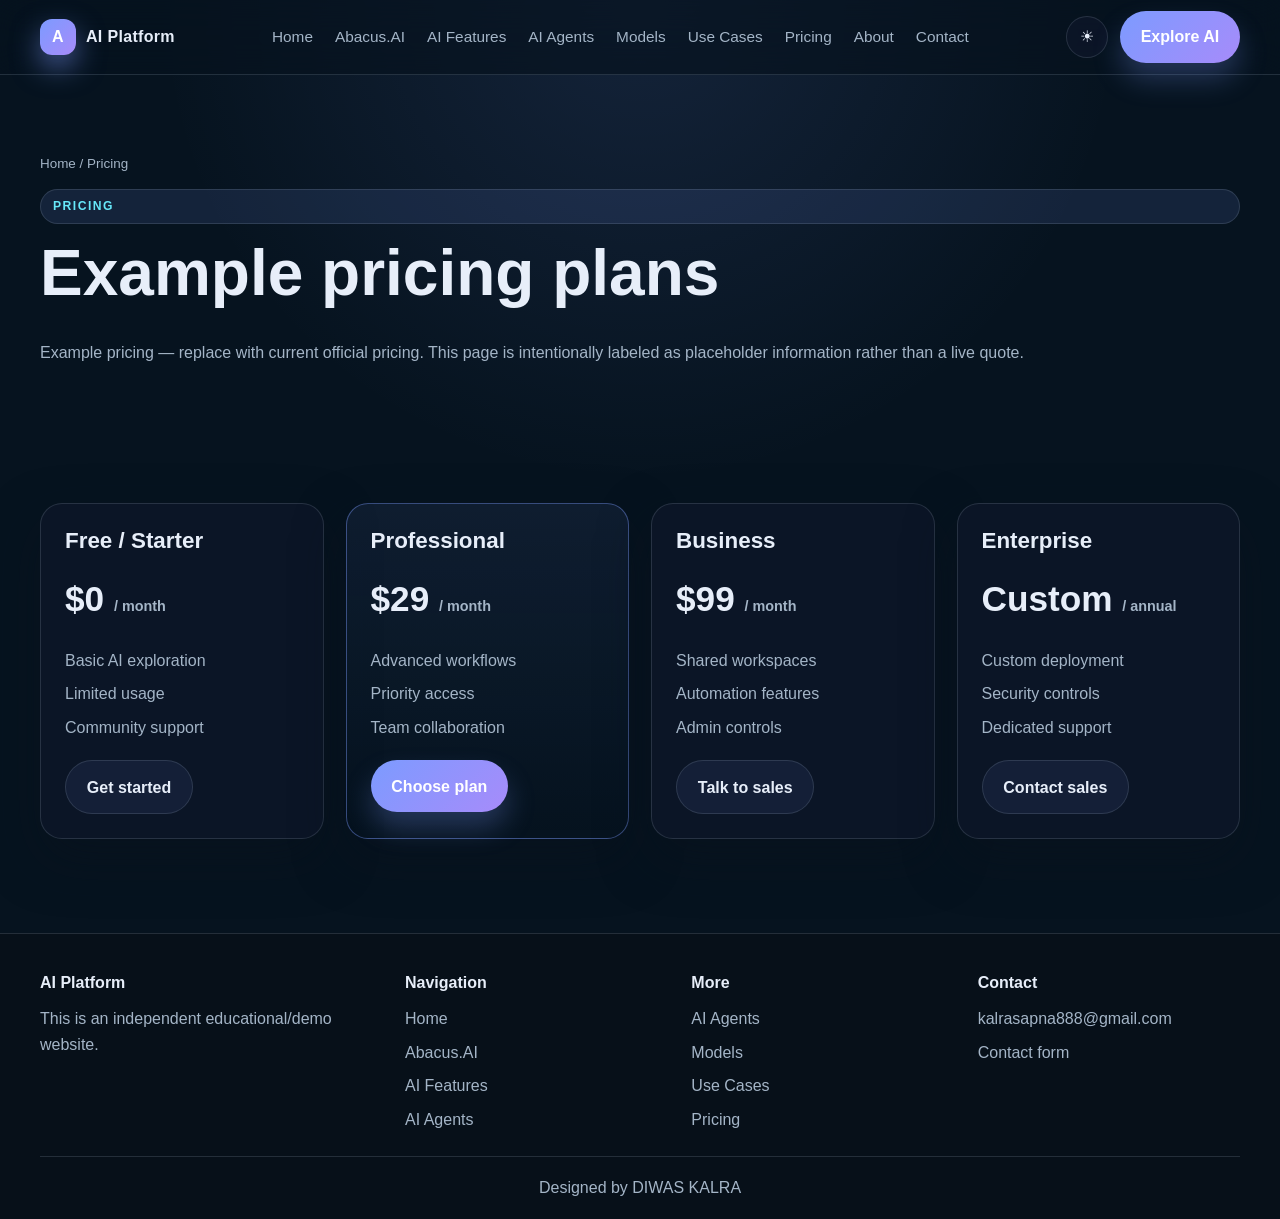
<file: pricing.html>
<!DOCTYPE html>
<html lang="en">
  <head>
    <meta charset="UTF-8" />
    <meta name="viewport" content="width=device-width, initial-scale=1.0" />
    <title>Pricing</title>
    <link rel="stylesheet" href="styles.css" />
  </head>
  <body>
    <header class="site-header">
      <div class="container topbar">
        <a href="index.html" class="brand"><span class="brand-mark"></span><span>AI Platform</span></a>
        <nav class="nav" aria-label="Main navigation">
          <a href="index.html">Home</a>
          <a href="abacus.html">Abacus.AI</a>
          <a href="features.html">AI Features</a>
          <a href="agents.html">AI Agents</a>
          <a href="models.html">Models</a>
          <a href="use-cases.html">Use Cases</a>
          <a href="pricing.html">Pricing</a>
          <a href="about.html">About</a>
          <a href="contact.html">Contact</a>
        </nav>
        <div class="nav-actions">
          <button class="theme-toggle" data-theme-toggle aria-label="Toggle theme">☀</button>
          <a href="pricing.html" class="btn btn-primary">Explore AI</a>
          <button class="mobile-toggle" data-mobile-nav aria-label="Open menu">☰</button>
        </div>
      </div>
    </header>

    <main>
      <section class="page-hero">
        <div class="container">
          <div class="breadcrumbs">Home / Pricing</div>
          <span class="small-label">Pricing</span>
          <h1>Example pricing plans</h1>
          <p>Example pricing — replace with current official pricing. This page is intentionally labeled as placeholder information rather than a live quote.</p>
        </div>
      </section>

      <section class="section">
        <div class="container pricing-grid">
          <article class="pricing-card">
            <h3>Free / Starter</h3>
            <div class="price">$0 <small>/ month</small></div>
            <ul class="pricing-list">
              <li>Basic AI exploration</li>
              <li>Limited usage</li>
              <li>Community support</li>
            </ul>
            <button class="btn btn-secondary" data-demo-button>Get started</button>
          </article>
          <article class="pricing-card featured">
            <h3>Professional</h3>
            <div class="price">$29 <small>/ month</small></div>
            <ul class="pricing-list">
              <li>Advanced workflows</li>
              <li>Priority access</li>
              <li>Team collaboration</li>
            </ul>
            <button class="btn btn-primary" data-demo-button>Choose plan</button>
          </article>
          <article class="pricing-card">
            <h3>Business</h3>
            <div class="price">$99 <small>/ month</small></div>
            <ul class="pricing-list">
              <li>Shared workspaces</li>
              <li>Automation features</li>
              <li>Admin controls</li>
            </ul>
            <button class="btn btn-secondary" data-demo-button>Talk to sales</button>
          </article>
          <article class="pricing-card">
            <h3>Enterprise</h3>
            <div class="price">Custom <small>/ annual</small></div>
            <ul class="pricing-list">
              <li>Custom deployment</li>
              <li>Security controls</li>
              <li>Dedicated support</li>
            </ul>
            <button class="btn btn-secondary" data-demo-button>Contact sales</button>
          </article>
        </div>
      </section>
    </main>

    <footer class="footer">
      <div class="container">
        <div class="footer-inner">
          <div>
            <h4>AI Platform</h4>
            <p>This is an independent educational/demo website.</p>
          </div>
          <div>
            <h4>Navigation</h4>
            <ul>
              <li><a href="index.html">Home</a></li>
              <li><a href="abacus.html">Abacus.AI</a></li>
              <li><a href="features.html">AI Features</a></li>
              <li><a href="agents.html">AI Agents</a></li>
            </ul>
          </div>
          <div>
            <h4>More</h4>
            <ul>
              <li><a href="agents.html">AI Agents</a></li>
              <li><a href="models.html">Models</a></li>
              <li><a href="use-cases.html">Use Cases</a></li>
              <li><a href="pricing.html">Pricing</a></li>
            </ul>
          </div>
          <div>
            <h4>Contact</h4>
            <ul>
              <li><a href="mailto:kalrasapna888@gmail.com">kalrasapna888@gmail.com</a></li>
              <li><a href="contact.html">Contact form</a></li>
            </ul>
          </div>
        </div>
        <div class="footer-bottom">Designed by DIWAS KALRA</div>
      </div>
    </footer>

    <script src="script.js"></script>
  </body>
</html>
</file>
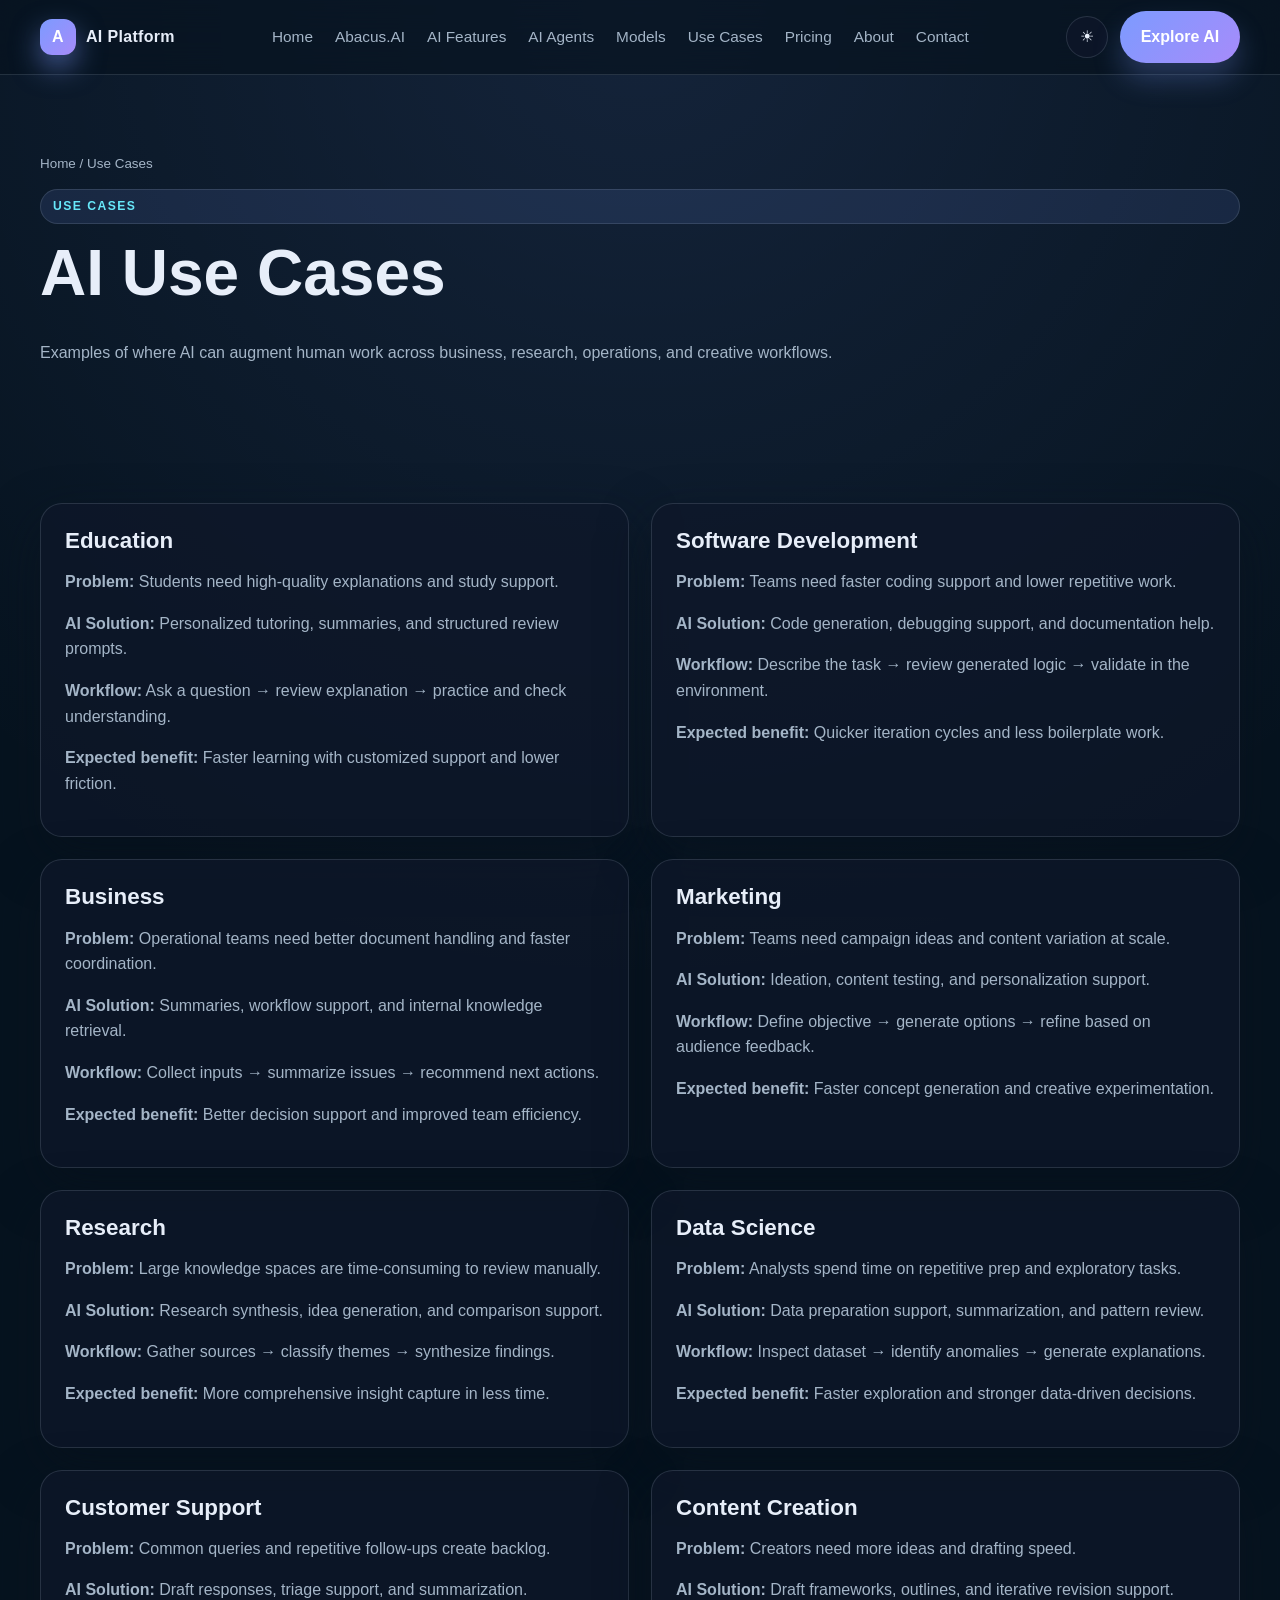
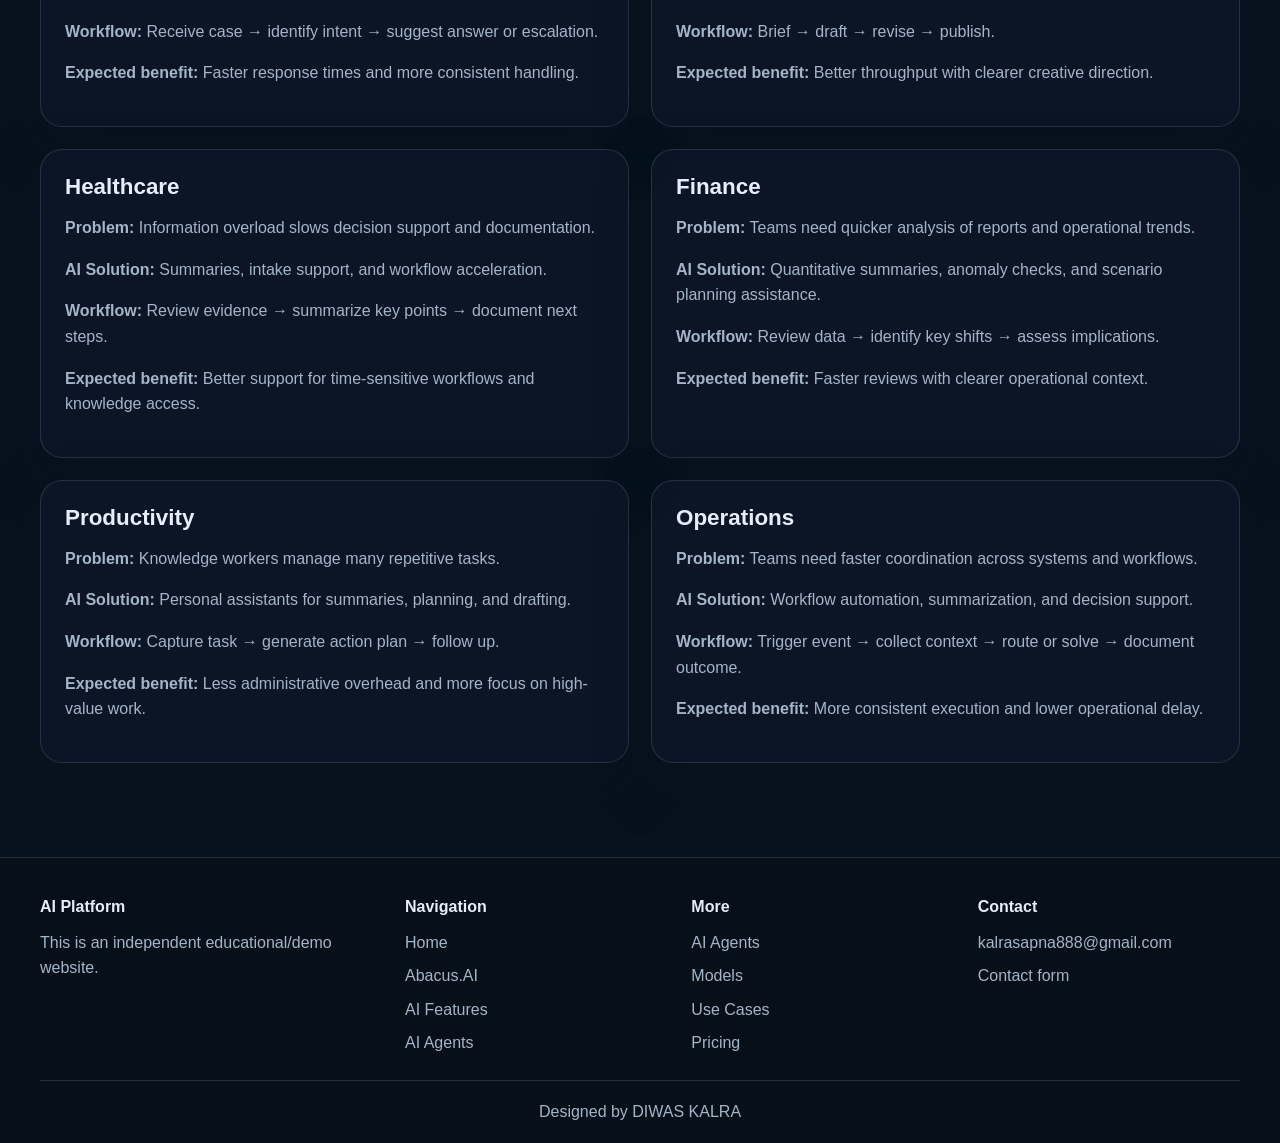
<file: use-cases.html>
<!DOCTYPE html>
<html lang="en">
  <head>
    <meta charset="UTF-8" />
    <meta name="viewport" content="width=device-width, initial-scale=1.0" />
    <title>AI Use Cases</title>
    <link rel="stylesheet" href="styles.css" />
  </head>
  <body>
    <header class="site-header">
      <div class="container topbar">
        <a href="index.html" class="brand"><span class="brand-mark"></span><span>AI Platform</span></a>
        <nav class="nav" aria-label="Main navigation">
          <a href="index.html">Home</a>
          <a href="abacus.html">Abacus.AI</a>
          <a href="features.html">AI Features</a>
          <a href="agents.html">AI Agents</a>
          <a href="models.html">Models</a>
          <a href="use-cases.html">Use Cases</a>
          <a href="pricing.html">Pricing</a>
          <a href="about.html">About</a>
          <a href="contact.html">Contact</a>
        </nav>
        <div class="nav-actions">
          <button class="theme-toggle" data-theme-toggle aria-label="Toggle theme">☀</button>
          <a href="pricing.html" class="btn btn-primary">Explore AI</a>
          <button class="mobile-toggle" data-mobile-nav aria-label="Open menu">☰</button>
        </div>
      </div>
    </header>

    <main>
      <section class="page-hero">
        <div class="container">
          <div class="breadcrumbs">Home / Use Cases</div>
          <span class="small-label">Use Cases</span>
          <h1>AI Use Cases</h1>
          <p>Examples of where AI can augment human work across business, research, operations, and creative workflows.</p>
        </div>
      </section>

      <section class="section">
        <div class="container use-case-grid">
          <article class="use-case-card">
            <h3>Education</h3>
            <p><strong>Problem:</strong> Students need high-quality explanations and study support.</p>
            <p><strong>AI Solution:</strong> Personalized tutoring, summaries, and structured review prompts.</p>
            <p><strong>Workflow:</strong> Ask a question → review explanation → practice and check understanding.</p>
            <p><strong>Expected benefit:</strong> Faster learning with customized support and lower friction.</p>
          </article>
          <article class="use-case-card">
            <h3>Software Development</h3>
            <p><strong>Problem:</strong> Teams need faster coding support and lower repetitive work.</p>
            <p><strong>AI Solution:</strong> Code generation, debugging support, and documentation help.</p>
            <p><strong>Workflow:</strong> Describe the task → review generated logic → validate in the environment.</p>
            <p><strong>Expected benefit:</strong> Quicker iteration cycles and less boilerplate work.</p>
          </article>
          <article class="use-case-card">
            <h3>Business</h3>
            <p><strong>Problem:</strong> Operational teams need better document handling and faster coordination.</p>
            <p><strong>AI Solution:</strong> Summaries, workflow support, and internal knowledge retrieval.</p>
            <p><strong>Workflow:</strong> Collect inputs → summarize issues → recommend next actions.</p>
            <p><strong>Expected benefit:</strong> Better decision support and improved team efficiency.</p>
          </article>
          <article class="use-case-card">
            <h3>Marketing</h3>
            <p><strong>Problem:</strong> Teams need campaign ideas and content variation at scale.</p>
            <p><strong>AI Solution:</strong> Ideation, content testing, and personalization support.</p>
            <p><strong>Workflow:</strong> Define objective → generate options → refine based on audience feedback.</p>
            <p><strong>Expected benefit:</strong> Faster concept generation and creative experimentation.</p>
          </article>
          <article class="use-case-card">
            <h3>Research</h3>
            <p><strong>Problem:</strong> Large knowledge spaces are time-consuming to review manually.</p>
            <p><strong>AI Solution:</strong> Research synthesis, idea generation, and comparison support.</p>
            <p><strong>Workflow:</strong> Gather sources → classify themes → synthesize findings.</p>
            <p><strong>Expected benefit:</strong> More comprehensive insight capture in less time.</p>
          </article>
          <article class="use-case-card">
            <h3>Data Science</h3>
            <p><strong>Problem:</strong> Analysts spend time on repetitive prep and exploratory tasks.</p>
            <p><strong>AI Solution:</strong> Data preparation support, summarization, and pattern review.</p>
            <p><strong>Workflow:</strong> Inspect dataset → identify anomalies → generate explanations.</p>
            <p><strong>Expected benefit:</strong> Faster exploration and stronger data-driven decisions.</p>
          </article>
          <article class="use-case-card">
            <h3>Customer Support</h3>
            <p><strong>Problem:</strong> Common queries and repetitive follow-ups create backlog.</p>
            <p><strong>AI Solution:</strong> Draft responses, triage support, and summarization.</p>
            <p><strong>Workflow:</strong> Receive case → identify intent → suggest answer or escalation.</p>
            <p><strong>Expected benefit:</strong> Faster response times and more consistent handling.</p>
          </article>
          <article class="use-case-card">
            <h3>Content Creation</h3>
            <p><strong>Problem:</strong> Creators need more ideas and drafting speed.</p>
            <p><strong>AI Solution:</strong> Draft frameworks, outlines, and iterative revision support.</p>
            <p><strong>Workflow:</strong> Brief → draft → revise → publish.</p>
            <p><strong>Expected benefit:</strong> Better throughput with clearer creative direction.</p>
          </article>
          <article class="use-case-card">
            <h3>Healthcare</h3>
            <p><strong>Problem:</strong> Information overload slows decision support and documentation.</p>
            <p><strong>AI Solution:</strong> Summaries, intake support, and workflow acceleration.</p>
            <p><strong>Workflow:</strong> Review evidence → summarize key points → document next steps.</p>
            <p><strong>Expected benefit:</strong> Better support for time-sensitive workflows and knowledge access.</p>
          </article>
          <article class="use-case-card">
            <h3>Finance</h3>
            <p><strong>Problem:</strong> Teams need quicker analysis of reports and operational trends.</p>
            <p><strong>AI Solution:</strong> Quantitative summaries, anomaly checks, and scenario planning assistance.</p>
            <p><strong>Workflow:</strong> Review data → identify key shifts → assess implications.</p>
            <p><strong>Expected benefit:</strong> Faster reviews with clearer operational context.</p>
          </article>
          <article class="use-case-card">
            <h3>Productivity</h3>
            <p><strong>Problem:</strong> Knowledge workers manage many repetitive tasks.</p>
            <p><strong>AI Solution:</strong> Personal assistants for summaries, planning, and drafting.</p>
            <p><strong>Workflow:</strong> Capture task → generate action plan → follow up.</p>
            <p><strong>Expected benefit:</strong> Less administrative overhead and more focus on high-value work.</p>
          </article>
          <article class="use-case-card">
            <h3>Operations</h3>
            <p><strong>Problem:</strong> Teams need faster coordination across systems and workflows.</p>
            <p><strong>AI Solution:</strong> Workflow automation, summarization, and decision support.</p>
            <p><strong>Workflow:</strong> Trigger event → collect context → route or solve → document outcome.</p>
            <p><strong>Expected benefit:</strong> More consistent execution and lower operational delay.</p>
          </article>
        </div>
      </section>
    </main>

    <footer class="footer">
      <div class="container">
        <div class="footer-inner">
          <div>
            <h4>AI Platform</h4>
            <p>This is an independent educational/demo website.</p>
          </div>
          <div>
            <h4>Navigation</h4>
            <ul>
              <li><a href="index.html">Home</a></li>
              <li><a href="abacus.html">Abacus.AI</a></li>
              <li><a href="features.html">AI Features</a></li>
              <li><a href="agents.html">AI Agents</a></li>
            </ul>
          </div>
          <div>
            <h4>More</h4>
            <ul>
              <li><a href="agents.html">AI Agents</a></li>
              <li><a href="models.html">Models</a></li>
              <li><a href="use-cases.html">Use Cases</a></li>
              <li><a href="pricing.html">Pricing</a></li>
            </ul>
          </div>
          <div>
            <h4>Contact</h4>
            <ul>
              <li><a href="mailto:kalrasapna888@gmail.com">kalrasapna888@gmail.com</a></li>
              <li><a href="contact.html">Contact form</a></li>
            </ul>
          </div>
        </div>
        <div class="footer-bottom">Designed by DIWAS KALRA</div>
      </div>
    </footer>

    <script src="script.js"></script>
  </body>
</html>
</file>
<file: styles.css>
:root {
  --bg: #06131f;
  --bg-soft: #0d1e2d;
  --panel: rgba(15, 23, 42, 0.7);
  --panel-strong: #101b2b;
  --panel-2: #112338;
  --text: #e7eef9;
  --text-soft: #a4b5c7;
  --line: rgba(148, 163, 184, 0.2);
  --primary: #7c9bff;
  --primary-2: #67e8f9;
  --accent: #a78bfa;
  --success: #34d399;
  --warning: #fbbf24;
  --shadow: 0 20px 50px rgba(10, 19, 30, 0.55);
}

:root.light {
  --bg: #f4f7fb;
  --bg-soft: #edf4ff;
  --panel: rgba(255, 255, 255, 0.8);
  --panel-strong: #ffffff;
  --panel-2: #eef4ff;
  --text: #112033;
  --text-soft: #53657d;
  --line: rgba(82, 99, 128, 0.15);
  --primary: #3f6ef7;
  --primary-2: #17b7d9;
  --accent: #7b61ff;
  --success: #1bb97a;
  --warning: #d99000;
  --shadow: 0 18px 40px rgba(69, 82, 122, 0.14);
}

* { box-sizing: border-box; }
html { scroll-behavior: smooth; }
body {
  margin: 0;
  font-family: Inter, "Segoe UI", sans-serif;
  background: radial-gradient(circle at top, rgba(124,155,255,0.12), transparent 35%), var(--bg);
  color: var(--text);
  line-height: 1.6;
  transition: background-color 0.3s ease, color 0.3s ease;
}

a { color: inherit; text-decoration: none; }
img { max-width: 100%; display: block; }
button, input, select, textarea { font: inherit; }

.container {
  width: min(1200px, calc(100% - 32px));
  margin: 0 auto;
}

.section {
  padding: 94px 0;
}

.small-label {
  display: inline-flex;
  align-items: center;
  gap: 8px;
  padding: 7px 12px;
  background: rgba(124, 155, 255, 0.12);
  border: 1px solid var(--line);
  border-radius: 999px;
  color: var(--primary-2);
  font-size: 0.76rem;
  letter-spacing: 0.12em;
  text-transform: uppercase;
  font-weight: 700;
}

h1, h2, h3, h4 { margin: 0 0 16px; line-height: 1.12; }
h1 { font-size: clamp(2.6rem, 5vw, 5rem); }
h2 { font-size: clamp(2.1rem, 4vw, 3.2rem); }
h3 { font-size: 1.4rem; }
p { margin: 0 0 16px; color: var(--text-soft); }

.site-header {
  position: sticky;
  top: 0;
  z-index: 100;
  backdrop-filter: blur(18px);
  background: rgba(6, 19, 31, 0.67);
  border-bottom: 1px solid var(--line);
}
:root.light .site-header {
  background: rgba(244,247,251,0.8);
}

.topbar {
  display: flex;
  align-items: center;
  justify-content: space-between;
  min-height: 74px;
  gap: 18px;
}

.brand {
  display: inline-flex;
  align-items: center;
  gap: 10px;
  font-weight: 800;
  letter-spacing: 0.02em;
}
.brand-mark {
  width: 36px;
  height: 36px;
  border-radius: 12px;
  background: linear-gradient(135deg, var(--primary), var(--accent));
  display: grid;
  place-items: center;
  box-shadow: 0 12px 28px rgba(124, 155, 255, 0.5);
}
.brand-mark::before {
  content: "A";
  font-weight: 900;
  color: white;
}

.nav {
  display: flex;
  align-items: center;
  gap: 22px;
}
.nav a {
  color: var(--text-soft);
  font-size: 0.96rem;
  transition: color 0.2s ease;
}
.nav a:hover { color: var(--text); }
.nav-actions {
  display: flex;
  align-items: center;
  gap: 12px;
}

.btn {
  border: 1px solid var(--line);
  background: transparent;
  color: var(--text);
  border-radius: 999px;
  padding: 0.82rem 1.3rem;
  display: inline-flex;
  align-items: center;
  justify-content: center;
  gap: 8px;
  font-weight: 700;
  cursor: pointer;
  transition: transform 0.2s ease, border-color 0.2s ease, box-shadow 0.2s ease;
}
.btn:hover {
  transform: translateY(-1px);
  border-color: rgba(124, 155, 255, 0.45);
  box-shadow: 0 12px 26px rgba(124, 155, 255, 0.16);
}
.btn-primary {
  background: linear-gradient(135deg, var(--primary), var(--accent));
  border: none;
  color: white;
  box-shadow: 0 16px 28px rgba(124, 155, 255, 0.26);
}
.btn-secondary {
  background: rgba(124, 155, 255, 0.08);
}

.theme-toggle {
  width: 42px;
  height: 42px;
  border-radius: 50%;
  border: 1px solid var(--line);
  background: var(--panel);
  color: var(--text);
  cursor: pointer;
}

.mobile-toggle {
  display: none;
  border: 1px solid var(--line);
  background: rgba(255,255,255,0.02);
  border-radius: 10px;
  padding: 8px 10px;
  color: var(--text);
}

.hero {
  padding: 88px 0 40px;
}
.hero-grid {
  display: grid;
  grid-template-columns: 1.1fr 0.9fr;
  gap: 48px;
  align-items: center;
}
.hero-copy p {
  font-size: 1.1rem;
  max-width: 600px;
}
.hero-actions {
  display: flex;
  flex-wrap: wrap;
  gap: 14px;
  margin: 28px 0 30px;
}
.hero-stats {
  display: flex;
  flex-wrap: wrap;
  gap: 26px;
}
.stat {
  min-width: 120px;
}
.stat strong {
  font-size: clamp(1.6rem, 3vw, 2.6rem);
  display: block;
}
.stat span {
  color: var(--text-soft);
  font-size: 0.82rem;
  letter-spacing: 0.06em;
  text-transform: uppercase;
}

.dashboard {
  position: relative;
  min-height: 560px;
}
.dashboard-shell {
  position: relative;
  border: 1px solid var(--line);
  border-radius: 30px;
  padding: 18px;
  background: linear-gradient(180deg, rgba(13,30,45,0.92), rgba(6,19,31,0.96));
  box-shadow: var(--shadow);
}
:root.light .dashboard-shell {
  background: linear-gradient(180deg, rgba(255,255,255,0.82), rgba(238,244,255,0.92));
}
.panel-top {
  display: flex;
  align-items: center;
  justify-content: space-between;
  margin-bottom: 18px;
}
.dot-row {
  display: flex;
  gap: 7px;
}
.dot {
  width: 10px;
  height: 10px;
  border-radius: 50%;
  background: rgba(255,255,255,0.25);
}
.dot:nth-child(1) { background: #ff5f57; }
.dot:nth-child(2) { background: #febc2e; }
.dot:nth-child(3) { background: #28c840; }

.dashboard-grid {
  display: grid;
  grid-template-columns: 1.1fr 0.9fr;
  gap: 18px;
}
.widget,
.kpi,
.agent-list,
.timeline {
  border: 1px solid var(--line);
  background: rgba(9,20,31,0.76);
  border-radius: 18px;
  padding: 18px;
}
:root.light .widget,
:root.light .kpi,
:root.light .agent-list,
:root.light .timeline {
  background: rgba(255,255,255,0.62);
}
.widget h4,
.kpi h4 { margin-bottom: 14px; }
.widget .bars {
  display: grid;
  gap: 14px;
  margin-top: 18px;
}
.bar-line {
  display: flex;
  align-items: center;
  gap: 12px;
  color: var(--text-soft);
  font-size: 0.82rem;
}
.bar-track {
  position: relative;
  flex: 1;
  height: 12px;
  border-radius: 999px;
  background: rgba(148,163,184,0.12);
  overflow: hidden;
}
.bar-fill {
  position: absolute;
  inset: 0 auto 0 0;
  border-radius: inherit;
  background: linear-gradient(90deg, var(--primary), var(--primary-2));
}

.kpi-grid {
  display: grid;
  grid-template-columns: repeat(3, 1fr);
  gap: 12px;
}
.kpi-box {
  padding: 14px 12px;
  border-radius: 14px;
  background: rgba(124, 155, 255, 0.08);
  border: 1px solid rgba(124,155,255,0.18);
}
.kpi-box .label { font-size: 0.75rem; text-transform: uppercase; color: var(--text-soft); }
.kpi-box strong { display: block; font-size: 1.4rem; margin-top: 8px; }

.agent-list ul, .feature-list {
  list-style: none;
  margin: 0;
  padding: 0;
  display: grid;
  gap: 10px;
}
.agent-item {
  display: flex;
  align-items: center;
  justify-content: space-between;
  gap: 10px;
  padding: 10px 12px;
  border-radius: 12px;
  background: rgba(124,155,255,0.05);
  border: 1px solid var(--line);
}
.pill {
  display: inline-block;
  padding: 4px 8px;
  border-radius: 999px;
  background: rgba(52,211,153,0.12);
  color: var(--success);
  font-size: 0.72rem;
  font-weight: 700;
}

.page-hero {
  padding: 78px 0 28px;
}
.page-hero .container {
  display: grid;
  gap: 14px;
}
.page-hero .breadcrumbs {
  color: var(--text-soft);
  font-size: 0.84rem;
}

.content-grid {
  display: grid;
  grid-template-columns: repeat(2, minmax(0,1fr));
  gap: 26px;
}
.card {
  background: var(--panel);
  border: 1px solid var(--line);
  border-radius: 24px;
  padding: 22px;
  box-shadow: var(--shadow);
}

.feature-grid, .agent-grid, .model-grid, .use-case-grid, .pricing-grid {
  display: grid;
  gap: 22px;
}
.feature-grid { grid-template-columns: repeat(3, minmax(0,1fr)); }
.agent-grid { grid-template-columns: repeat(3, minmax(0,1fr)); }
.model-grid { grid-template-columns: repeat(4, minmax(0,1fr)); }
.use-case-grid { grid-template-columns: repeat(2, minmax(0,1fr)); }
.pricing-grid { grid-template-columns: repeat(4, minmax(0,1fr)); }

.feature-card, .agent-card, .model-card, .use-case-card, .pricing-card, .comparison-table {
  background: var(--panel);
  border: 1px solid var(--line);
  border-radius: 22px;
  padding: 24px;
  box-shadow: var(--shadow);
}
.feature-card:hover, .agent-card:hover, .model-card:hover, .pricing-card:hover {
  transform: translateY(-4px);
  transition: all 0.25s ease;
  border-color: rgba(124,152,255,0.35);
}
.feature-icon {
  width: 52px;
  height: 52px;
  border-radius: 15px;
  display: grid;
  place-items: center;
  background: linear-gradient(135deg, rgba(124,155,255,0.15), rgba(103,232,249,0.12));
  margin-bottom: 18px;
  font-size: 1.5rem;
}
.chip-row {
  display: flex;
  flex-wrap: wrap;
  gap: 8px;
  margin: 14px 0;
}
.chip {
  padding: 6px 10px;
  border-radius: 999px;
  border: 1px solid var(--line);
  color: var(--text-soft);
  font-size: 0.72rem;
}

.comparison-table-wrap {
  overflow-x: auto;
}
table {
  width: 100%;
  border-collapse: collapse;
  min-width: 780px;
}
th, td {
  text-align: left;
  padding: 18px 16px;
  border-bottom: 1px solid var(--line);
  vertical-align: top;
}
th {
  color: var(--text);
  background: rgba(124,155,255,0.06);
}

.filter-controls {
  display: flex;
  flex-wrap: wrap;
  gap: 10px;
  margin: 24px 0 32px;
}
.filter-btn {
  border: 1px solid var(--line);
  background: rgba(124,155,255,0.04);
  color: var(--text-soft);
  border-radius: 999px;
  padding: 8px 12px;
  cursor: pointer;
}
.filter-btn.active {
  background: linear-gradient(135deg, var(--primary), var(--accent));
  color: white;
  border: none;
}

.search-box {
  display: flex;
  align-items: center;
  gap: 8px;
  padding: 12px 14px;
  border-radius: 14px;
  background: var(--panel);
  border: 1px solid var(--line);
  margin-bottom: 24px;
}
.search-box input {
  background: transparent;
  border: none;
  color: var(--text);
  width: 100%;
  outline: none;
}

.demo-box {
  background: linear-gradient(135deg, rgba(124,155,255,0.09), rgba(103,232,249,0.08));
  border: 1px solid var(--line);
  border-radius: 26px;
  padding: 26px;
}
.demo-layout {
  display: grid;
  grid-template-columns: 1.1fr 0.9fr;
  gap: 26px;
}
.demo-controls {
  display: grid;
  gap: 12px;
}
textarea, select, input[type="text"], input[type="email"], input[type="subject"], textarea {
  width: 100%;
  background: rgba(15,23,42,0.35);
  border: 1px solid var(--line);
  border-radius: 14px;
  padding: 12px 14px;
  color: var(--text);
}
:root.light textarea,
:root.light select,
:root.light input[type="text"],
:root.light input[type="email"],
:root.light input[type="subject"] {
  background: rgba(255,255,255,0.5);
}
.demo-output {
  min-height: 260px;
  border-radius: 18px;
  background: rgba(7,17,29,0.9);
  border: 1px solid var(--line);
  padding: 18px;
  color: var(--text-soft);
  overflow: auto;
}
.demo-output strong { color: var(--text); }

.contact-form {
  display: grid;
  gap: 16px;
}
.form-row {
  display: grid;
  grid-template-columns: repeat(2, minmax(0,1fr));
  gap: 16px;
}
.form-note {
  color: var(--text-soft);
  font-size: 0.9rem;
}
.form-status {
  color: var(--success);
  font-weight: 700;
  min-height: 20px;
}

.pricing-card.featured {
  border-color: rgba(124,155,255,0.42);
  background: linear-gradient(180deg, rgba(124,155,255,0.08), transparent);
}
.price {
  font-size: 2.2rem;
  font-weight: 800;
  margin: 18px 0;
}
.price small { font-size: 0.9rem; color: var(--text-soft); }
.pricing-list {
  list-style: none;
  margin: 20px 0;
  padding: 0;
  display: grid;
  gap: 8px;
  color: var(--text-soft);
}

.footer {
  border-top: 1px solid var(--line);
  padding: 40px 0 18px;
  background: rgba(8,15,24,0.7);
}
:root.light .footer {
  background: rgba(255,255,255,0.5);
}
.footer-inner {
  display: grid;
  grid-template-columns: 1.3fr 1fr 1fr 1fr;
  gap: 24px;
  margin-bottom: 24px;
}
.footer h4 { font-size: 1rem; margin-bottom: 14px; }
.footer ul { list-style: none; padding: 0; margin: 0; display: grid; gap: 8px; color: var(--text-soft); }
.footer-bottom {
  border-top: 1px solid var(--line);
  padding-top: 18px;
  text-align: center;
  color: var(--text-soft);
}

.hidden { display: none !important; }

@media (max-width: 980px) {
  .nav { display: none; }
  .mobile-toggle { display: inline-flex; }
  .nav.open {
    display: flex;
    position: absolute;
    top: 74px;
    left: 20px;
    right: 20px;
    flex-direction: column;
    align-items: flex-start;
    background: rgba(9,17,28,0.9);
    border: 1px solid var(--line);
    border-radius: 18px;
    padding: 20px;
  }
  .hero-grid, .demo-layout, .content-grid, .footer-inner {
    grid-template-columns: 1fr;
  }
  .feature-grid, .agent-grid, .model-grid, .pricing-grid, .use-case-grid { grid-template-columns: 1fr 1fr; }
}

@media (max-width: 640px) {
  .feature-grid, .agent-grid, .model-grid, .pricing-grid, .use-case-grid, .form-row { grid-template-columns: 1fr; }
  .hero { padding-top: 64px; }
  .hero-stats { gap: 18px; }
  .topbar { min-height: 64px; }
  .btn { width: 100%; }
  .hero-actions { display: grid; }
}
</file>
